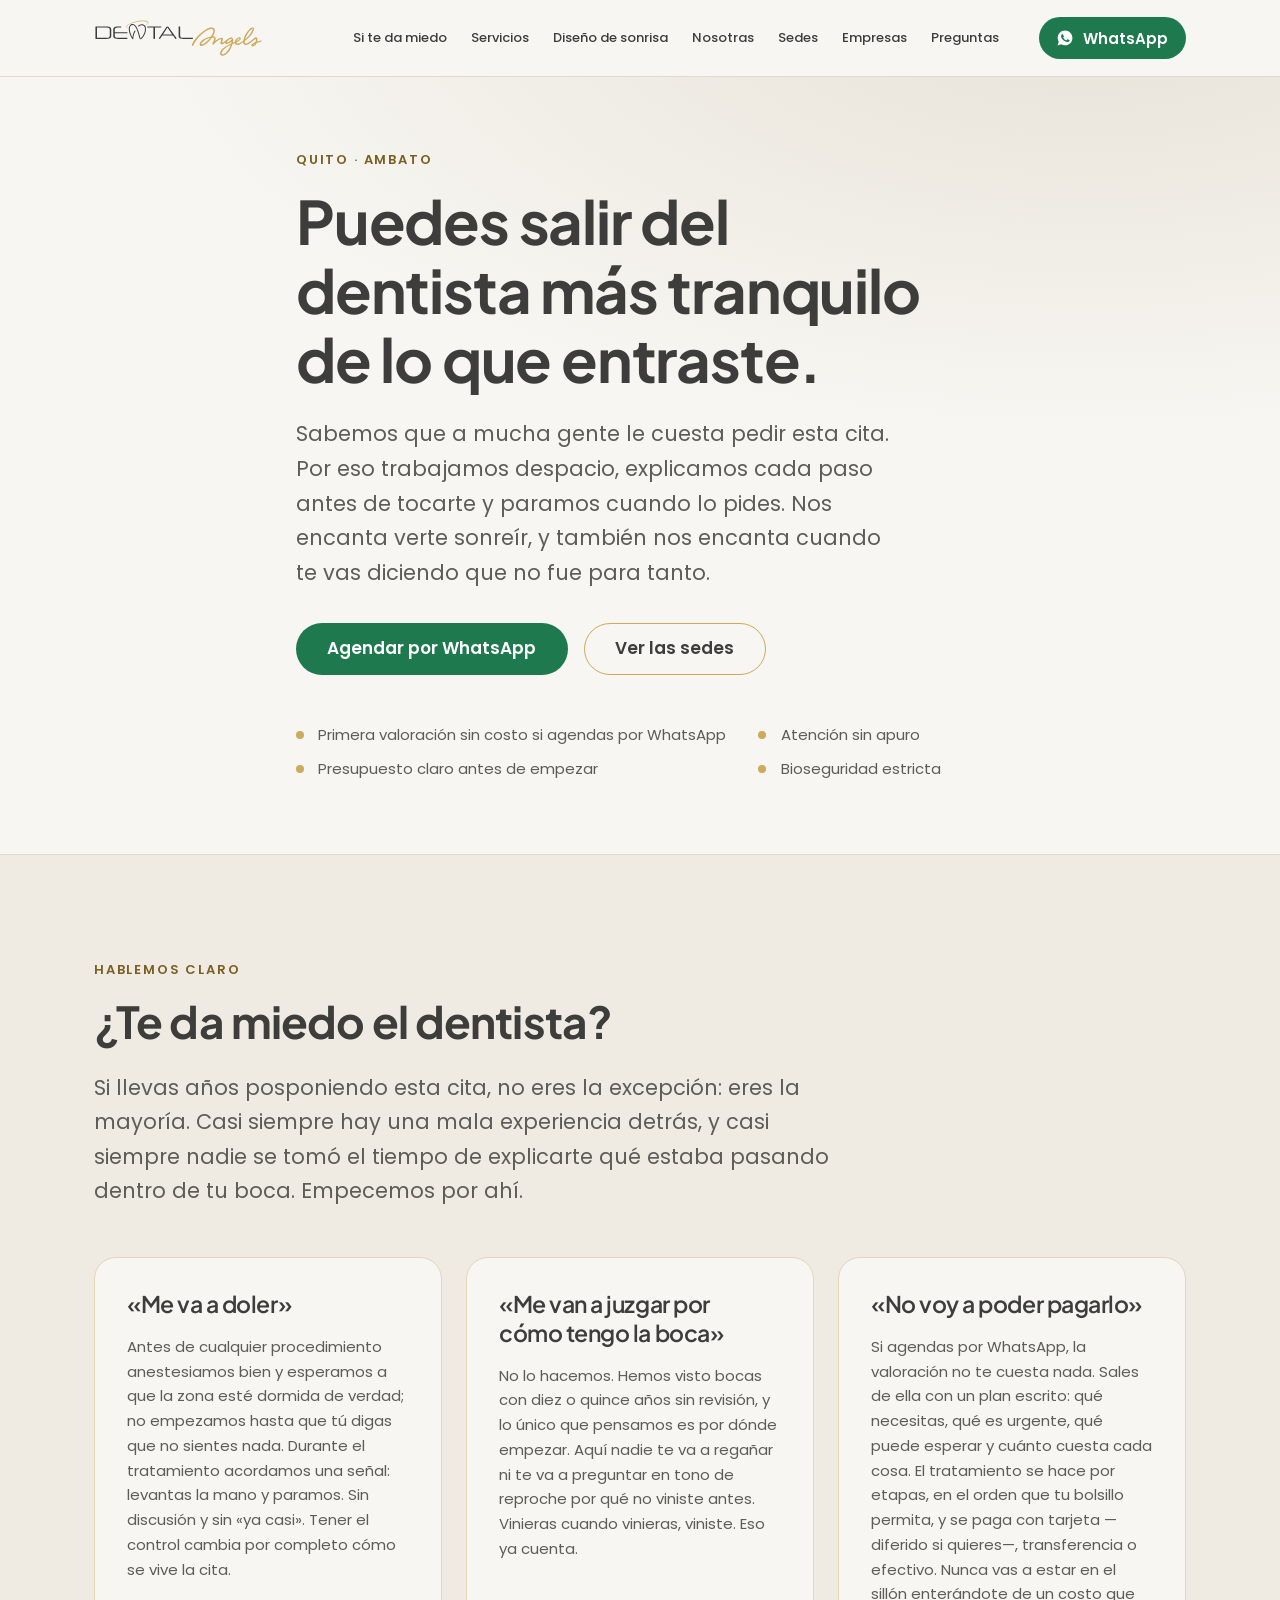
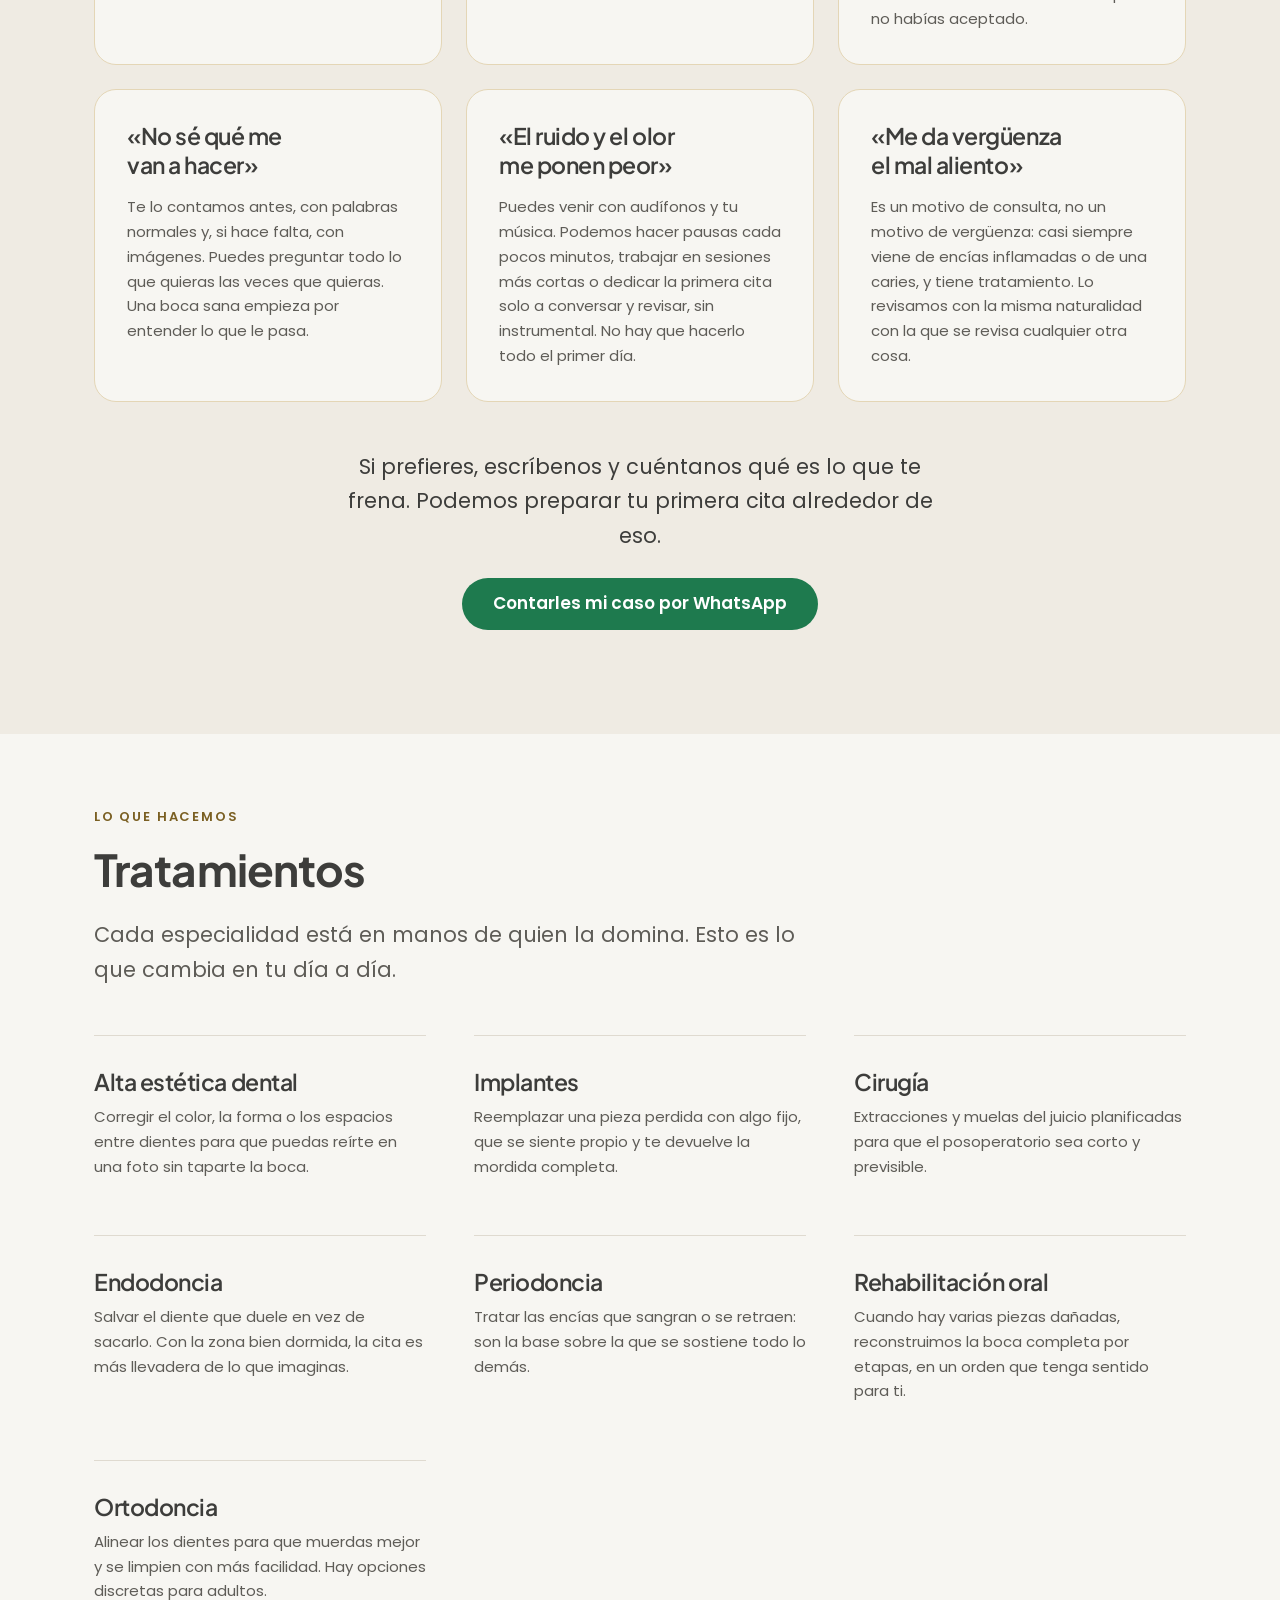
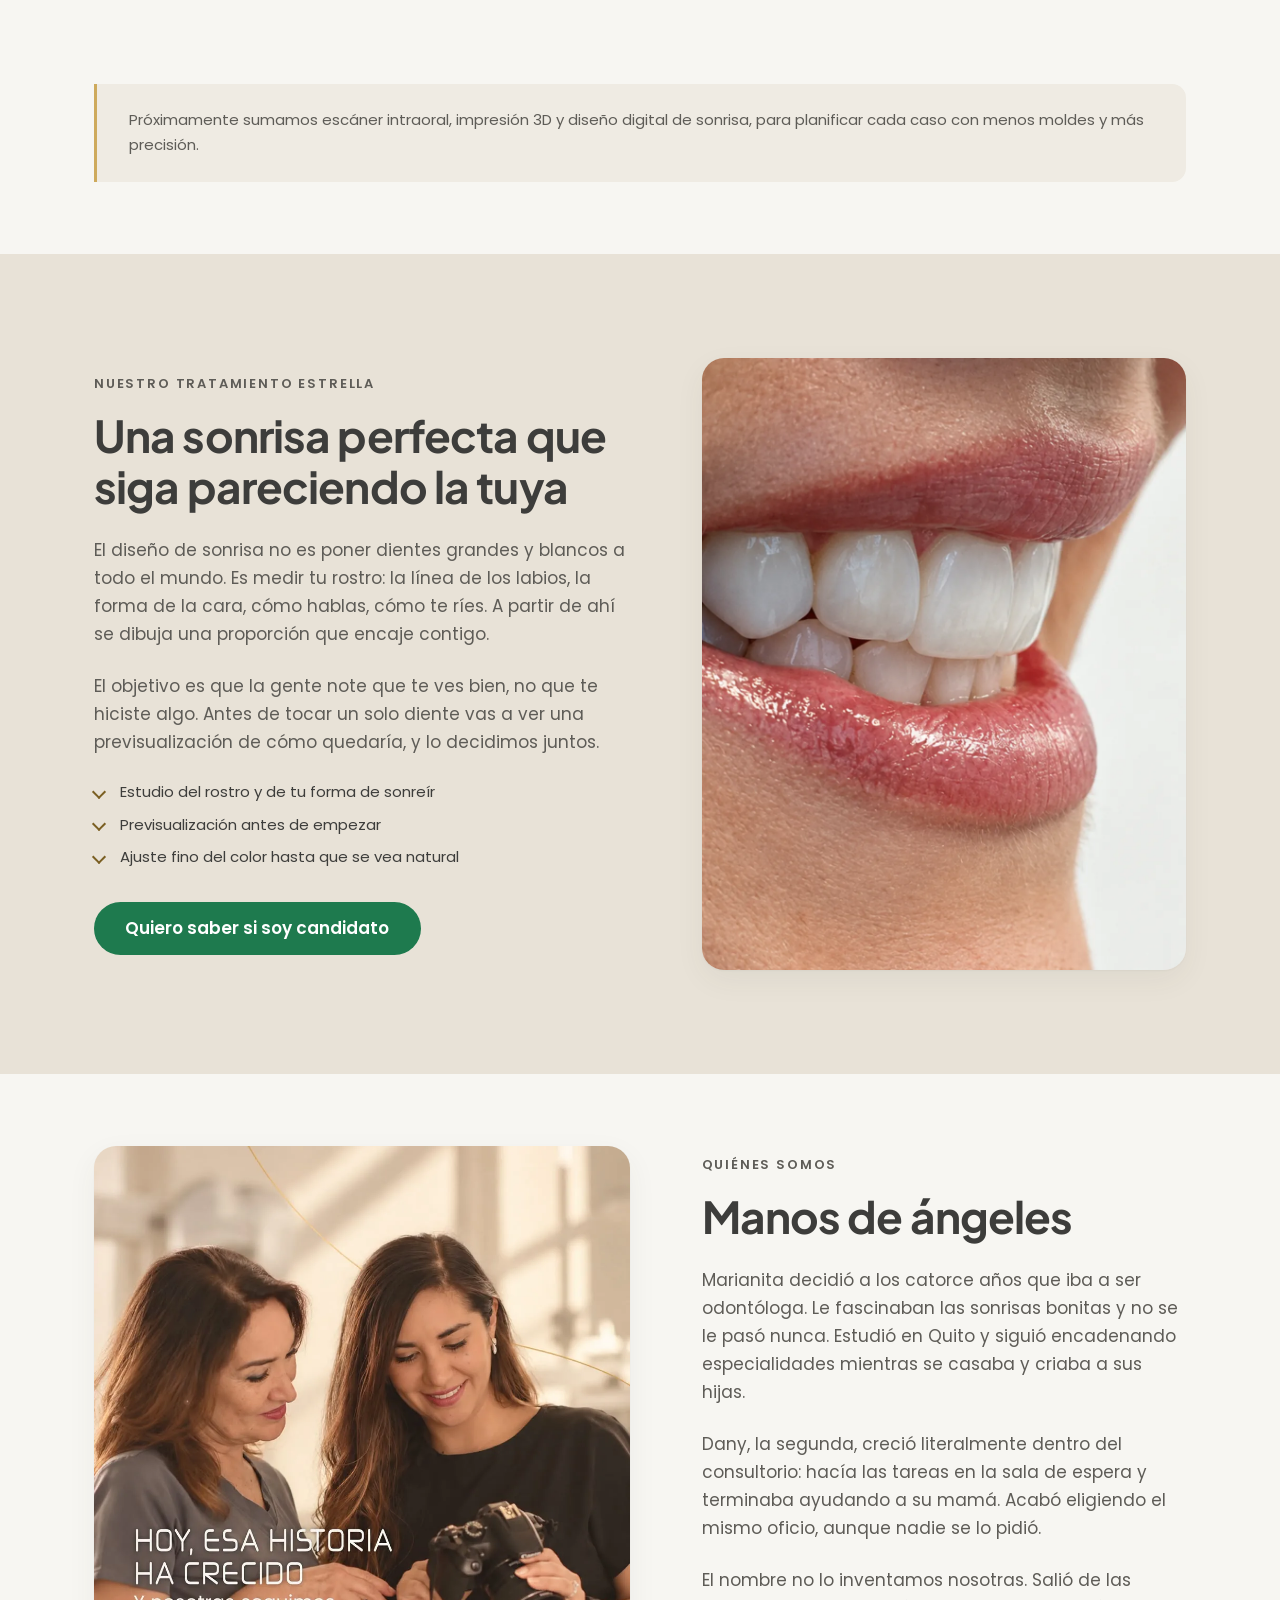
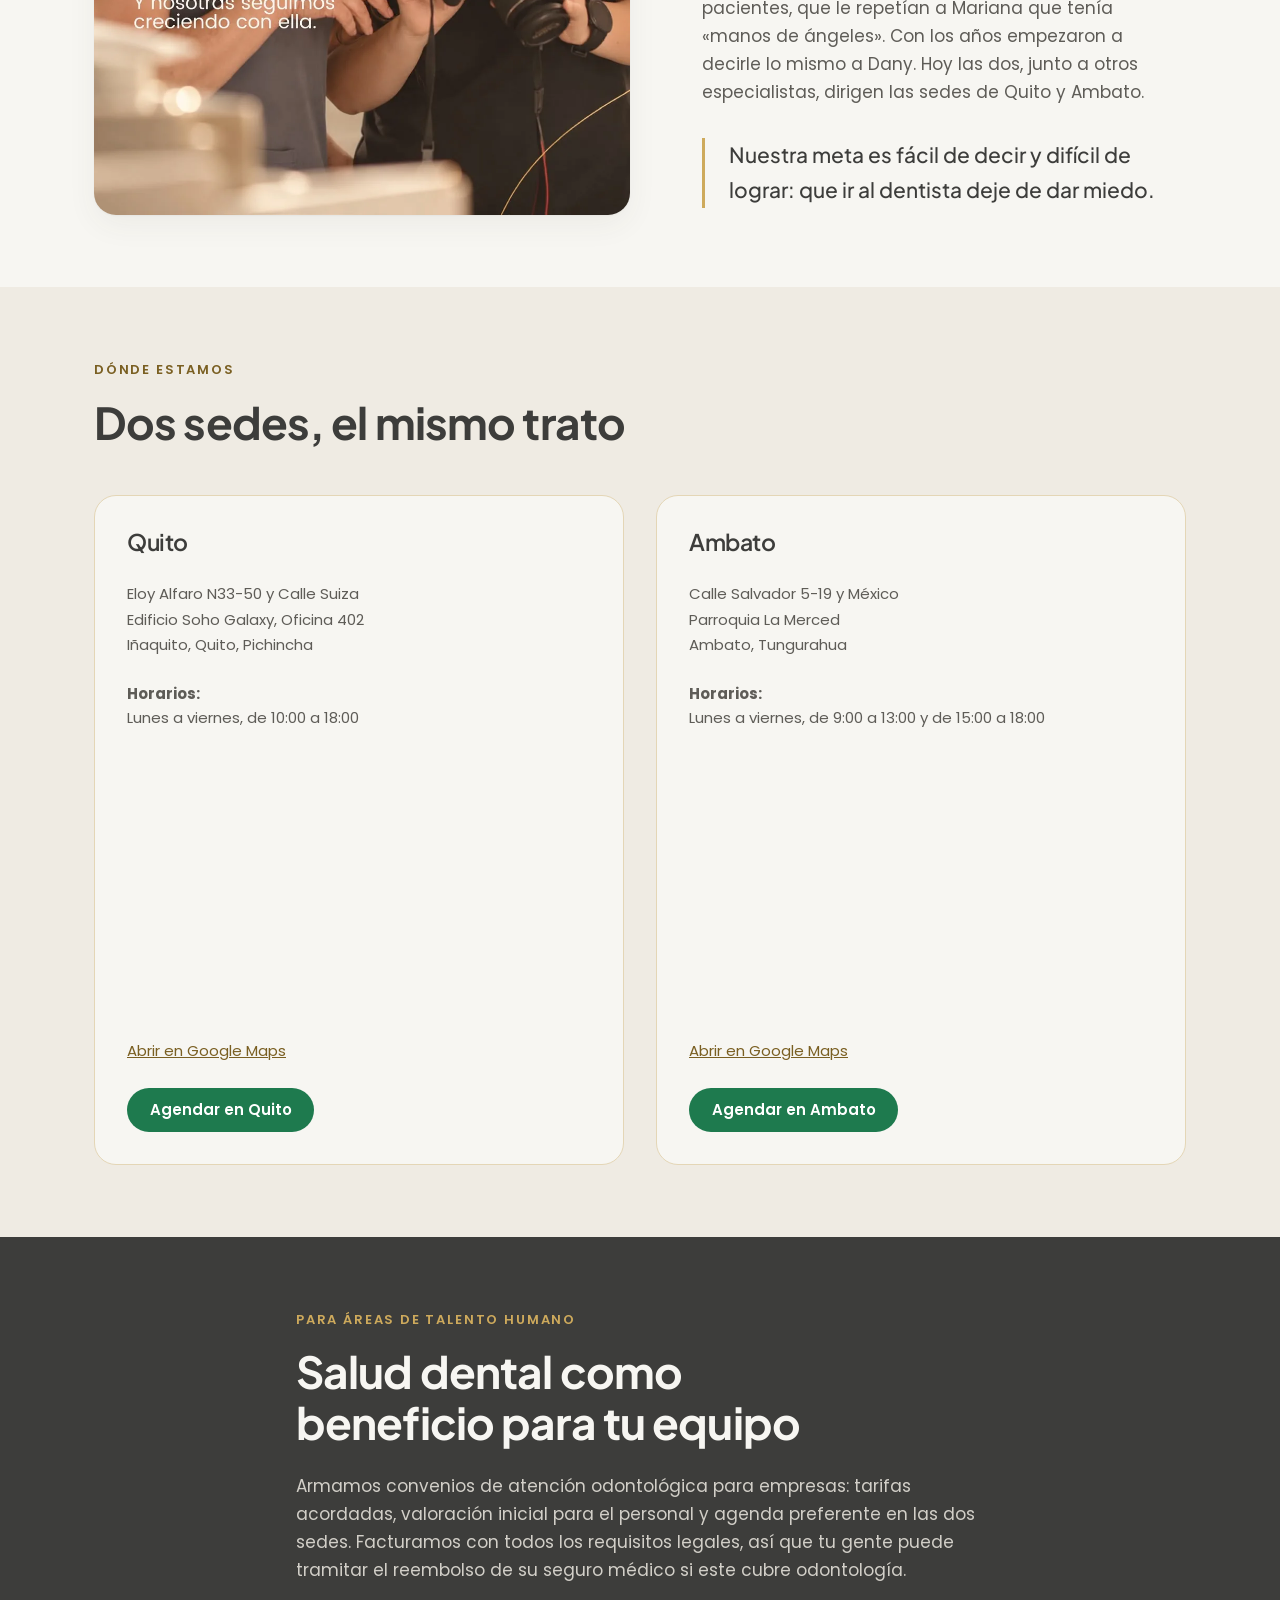
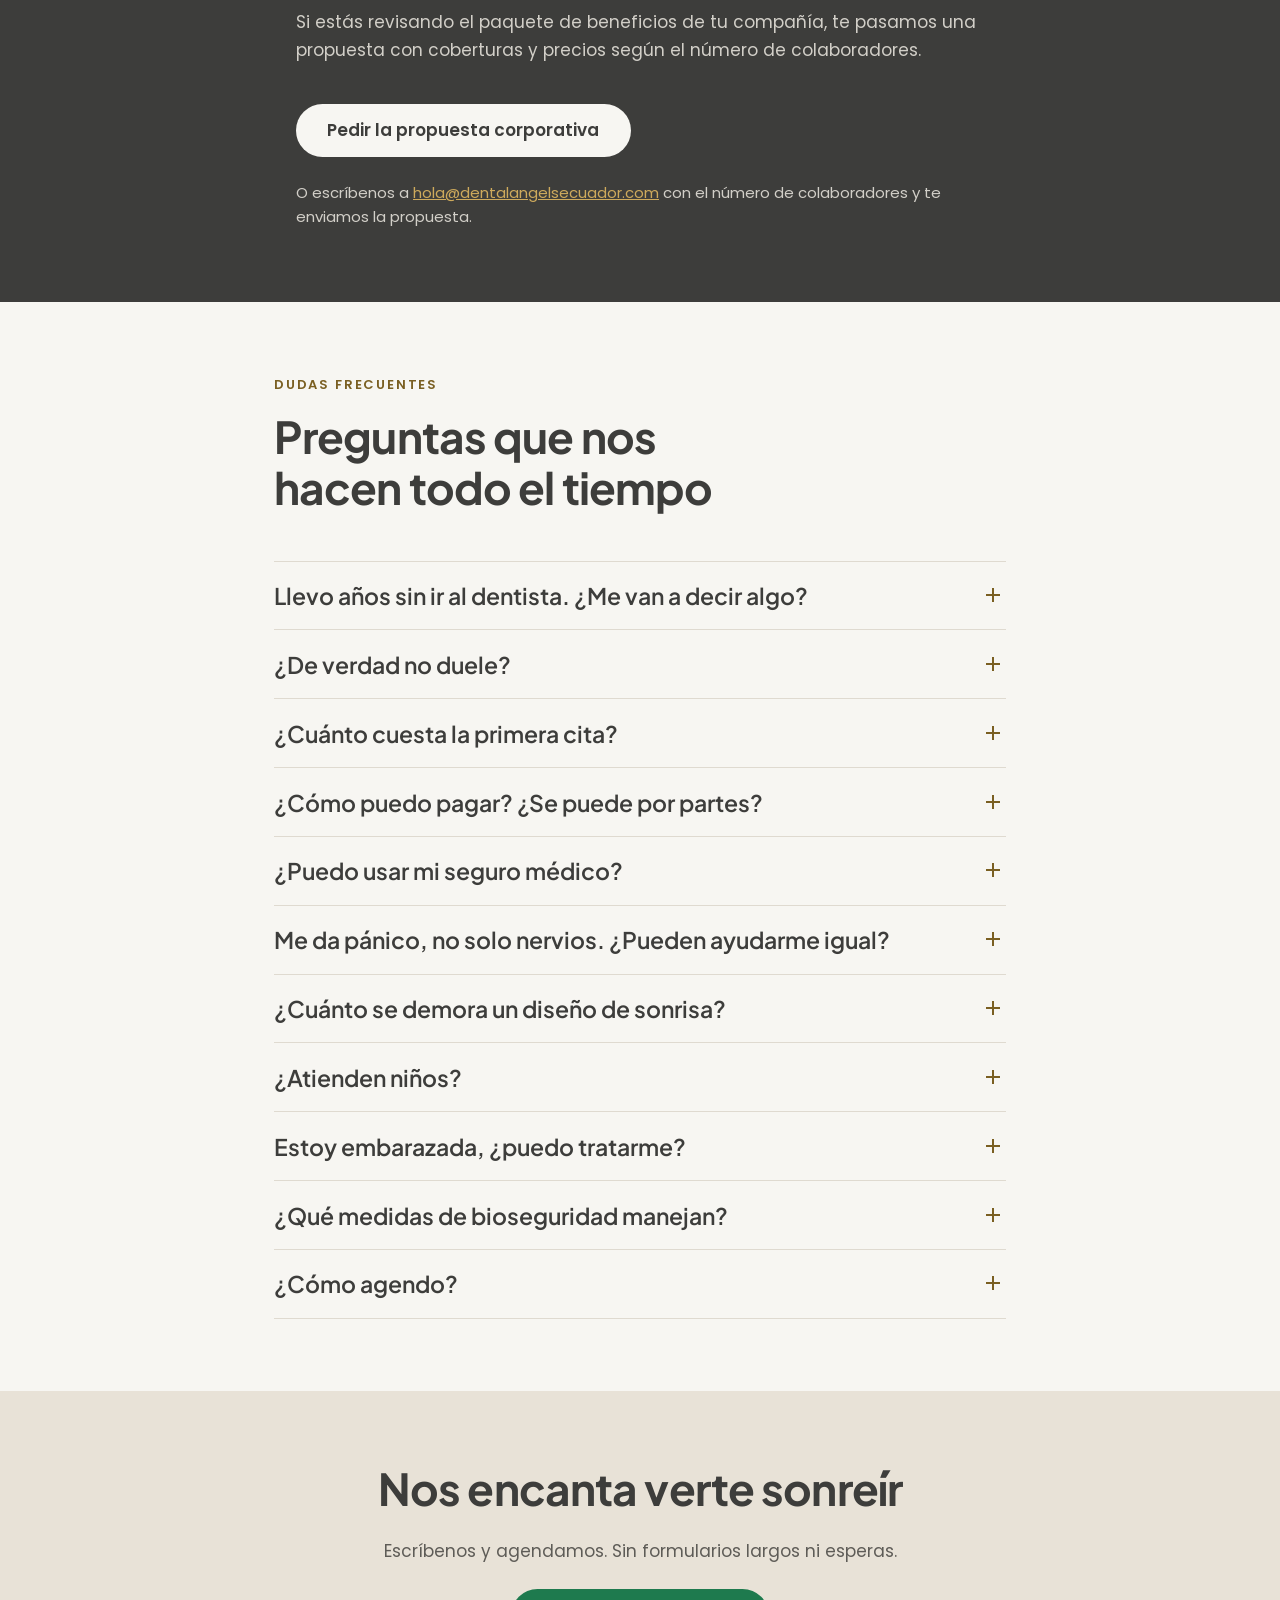
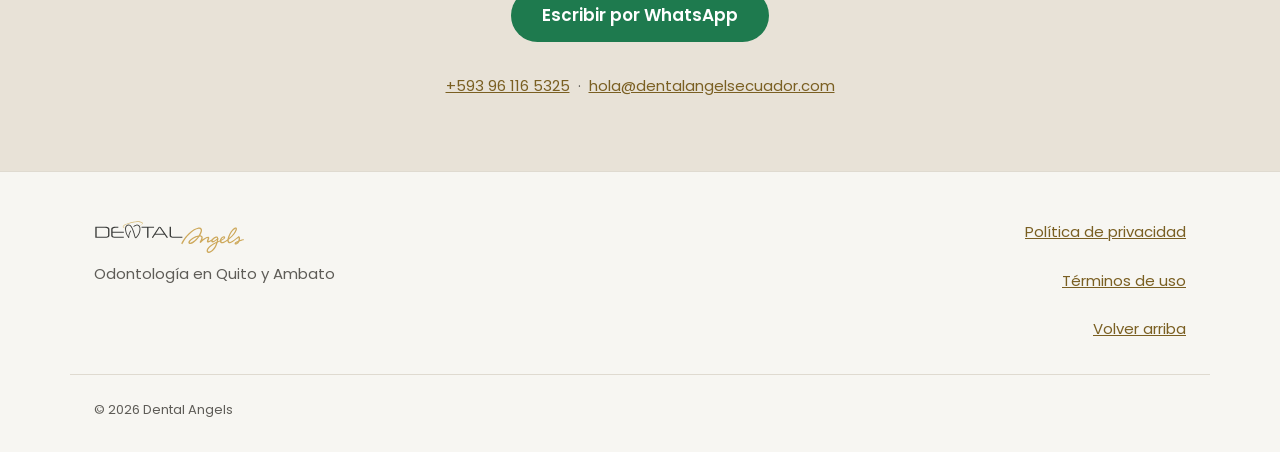
<file: index.html>
<!doctype html>
<html lang="es-EC">
<head>
<meta charset="utf-8">
<meta name="viewport" content="width=device-width, initial-scale=1">
<title>Dental Angels | Dentista en Quito y Ambato sin miedo ni dolor</title>
<meta name="description" content="Consultorio odontológico en Quito y Ambato. Atención delicada para personas a las que les da miedo el dentista. Diseño de sonrisa, implantes, ortodoncia y más. Agenda por WhatsApp.">
<link rel="canonical" href="https://dentalangelsecuador.com/">
<meta name="theme-color" content="#F7F6F2">
<link rel="icon" href="assets/isotipo.svg" type="image/svg+xml">
<link rel="icon" href="assets/favicon.png" type="image/png" sizes="256x256">
<link rel="apple-touch-icon" href="assets/apple-touch-icon.png">

<!-- Open Graph / Twitter -->
<meta property="og:type" content="website">
<meta property="og:locale" content="es_EC">
<meta property="og:site_name" content="Dental Angels">
<meta property="og:url" content="https://dentalangelsecuador.com/">
<meta property="og:title" content="Dental Angels | Dentista en Quito y Ambato sin miedo ni dolor">
<meta property="og:description" content="Atención odontológica delicada en Quito y Ambato. Si te da miedo el dentista, este es tu sitio. Agenda por WhatsApp.">
<!-- TODO: subir imagen social 1200x630 y apuntar aquí (assets/og-dental-angels-v2.jpg) -->
<meta property="og:image" content="https://dentalangelsecuador.com/assets/og-dental-angels-v2.jpg">
<meta property="og:image:alt" content="Logotipo de Dental Angels: nos encanta verte sonreír">
<meta name="twitter:card" content="summary_large_image">
<meta name="twitter:title" content="Dental Angels | Dentista en Quito y Ambato sin miedo ni dolor">
<meta name="twitter:description" content="Atención odontológica delicada en Quito y Ambato. Si te da miedo el dentista, este es tu sitio.">
<meta name="twitter:image" content="https://dentalangelsecuador.com/assets/og-dental-angels-v2.jpg">

<link rel="preconnect" href="https://fonts.googleapis.com">
<link rel="preconnect" href="https://fonts.gstatic.com" crossorigin>
<link rel="stylesheet" href="https://fonts.googleapis.com/css2?family=Plus+Jakarta+Sans:wght@500;600;700&family=Poppins:wght@400;500;600&display=swap">
<link rel="stylesheet" href="styles.css">

<!-- Google tag (gtag.js) — GA4 "Dental Angels Web" -->
<script async src="https://www.googletagmanager.com/gtag/js?id=G-7F4C3ZXB7G"></script>
<script>
  window.dataLayer = window.dataLayer || [];
  function gtag(){dataLayer.push(arguments);}
  gtag('js', new Date());
  gtag('config', 'G-7F4C3ZXB7G');
</script>

<!-- Meta Pixel -->
<script>
!function(f,b,e,v,n,t,s)
{if(f.fbq)return;n=f.fbq=function(){n.callMethod?
n.callMethod.apply(n,arguments):n.queue.push(arguments)};
if(!f._fbq)f._fbq=n;n.push=n;n.loaded=!0;n.version='2.0';
n.queue=[];t=b.createElement(e);t.async=!0;
t.src=v;s=b.getElementsByTagName(e)[0];
s.parentNode.insertBefore(t,s)}(window,document,'script',
'https://connect.facebook.net/en_US/fbevents.js');
fbq('init', '3500083903485483');
fbq('track', 'PageView');
</script>
<noscript><img height="1" width="1" style="display:none"
src="https://www.facebook.com/tr?id=3500083903485483&amp;ev=PageView&amp;noscript=1" alt=""></noscript>
</head>
<body>

<a class="skip-link" href="#contenido">Saltar al contenido</a>

<!-- ============================================================
     HEADER
     ============================================================ -->
<header class="site-header" id="top">
  <div class="wrap header-inner">
    <a class="brand" href="index.html" aria-label="Dental Angels, inicio">
      <img src="assets/logo.svg" alt="Dental Angels" width="586" height="132" class="brand-logo">
    </a>

    <button class="nav-toggle" id="navToggle" aria-expanded="false" aria-controls="navMenu">
      <span class="nav-toggle-bars" aria-hidden="true"><span></span><span></span><span></span></span>
      <span class="sr-only">Abrir menú de navegación</span>
    </button>

    <nav class="nav" id="navMenu" aria-label="Navegación principal">
      <ul class="nav-list">
        <li><a href="#miedo">Si te da miedo</a></li>
        <li><a href="#servicios">Servicios</a></li>
        <li><a href="#sonrisa">Diseño de sonrisa</a></li>
        <li><a href="#historia">Nosotras</a></li>
        <li><a href="#sedes">Sedes</a></li>
        <li><a href="#empresas">Empresas</a></li>
        <li><a href="#faq">Preguntas</a></li>
      </ul>
    </nav>

    <a class="btn btn-wa btn-header" href="https://wa.me/593961165325?text=Hola,%20quiero%20agendar%20una%20cita" target="_blank" rel="noopener">
      <svg class="ico" viewBox="0 0 24 24" aria-hidden="true" focusable="false"><path d="M12.04 2C6.6 2 2.2 6.4 2.2 11.84c0 1.9.53 3.66 1.45 5.18L2 22l5.1-1.6a9.8 9.8 0 0 0 4.94 1.32h.01c5.43 0 9.84-4.4 9.84-9.84C21.89 6.4 17.48 2 12.04 2Zm5.76 14.03c-.24.68-1.4 1.3-1.94 1.34-.5.05-.98.23-3.3-.7-2.78-1.1-4.54-3.94-4.68-4.13-.14-.19-1.12-1.5-1.12-2.85 0-1.36.71-2.02.96-2.3.25-.28.55-.35.73-.35h.53c.17 0 .4-.06.63.48.24.57.8 1.98.87 2.12.07.14.12.31.02.5-.1.19-.14.3-.28.47l-.42.49c-.14.14-.29.29-.12.57.16.28.72 1.19 1.55 1.93 1.06.95 1.96 1.24 2.24 1.38.28.14.44.12.6-.07.17-.19.7-.81.88-1.1.19-.28.37-.23.63-.14.25.1 1.66.78 1.94.92.28.14.47.21.54.33.07.11.07.66-.17 1.31Z"/></svg>
      <span class="btn-label">WhatsApp</span>
    </a>
  </div>
</header>

<main id="contenido">

  <!-- ============================================================
       HERO
       ============================================================ -->
  <section class="hero">
    <div class="wrap hero-inner">
      <p class="eyebrow">Quito &middot; Ambato</p>
      <h1>Puedes salir del dentista más tranquilo de lo que entraste.</h1>
      <p class="hero-lead">
        Sabemos que a mucha gente le cuesta pedir esta cita. Por eso trabajamos despacio,
        explicamos cada paso antes de tocarte y paramos cuando lo pides. Nos encanta verte
        sonreír, y también nos encanta cuando te vas diciendo que no fue para tanto.
      </p>
      <div class="hero-ctas">
        <a class="btn btn-wa btn-lg" href="https://wa.me/593961165325?text=Hola,%20quiero%20agendar%20una%20cita" target="_blank" rel="noopener">Agendar por WhatsApp</a>
        <a class="btn btn-ghost btn-lg" href="#sedes">Ver las sedes</a>
      </div>
      <ul class="hero-marks">
        <li>Primera valoración sin costo si agendas por WhatsApp</li>
        <li>Atención sin apuro</li>
        <li>Presupuesto claro antes de empezar</li>
        <li>Bioseguridad estricta</li>
      </ul>
    </div>
  </section>

  <!-- ============================================================
       SECCIÓN DIFERENCIAL: EL MIEDO
       ============================================================ -->
  <section class="miedo" id="miedo">
    <div class="wrap">
      <div class="section-head">
        <p class="eyebrow">Hablemos claro</p>
        <h2>¿Te da miedo el dentista?</h2>
        <p class="section-lead">
          Si llevas años posponiendo esta cita, no eres la excepción: eres la mayoría.
          Casi siempre hay una mala experiencia detrás, y casi siempre nadie se tomó el tiempo
          de explicarte qué estaba pasando dentro de tu boca. Empecemos por ahí.
        </p>
      </div>

      <div class="miedo-grid">
        <article class="miedo-card">
          <h3>&laquo;Me va a doler&raquo;</h3>
          <p>
            Antes de cualquier procedimiento anestesiamos bien y esperamos a que la zona esté
            dormida de verdad; no empezamos hasta que tú digas que no sientes nada. Durante el
            tratamiento acordamos una señal: levantas la mano y paramos. Sin discusión y sin
            &laquo;ya casi&raquo;. Tener el control cambia por completo cómo se vive la cita.
          </p>
        </article>
        <article class="miedo-card">
          <h3>&laquo;Me van a juzgar por cómo tengo la boca&raquo;</h3>
          <p>
            No lo hacemos. Hemos visto bocas con diez o quince años sin revisión, y lo único que
            pensamos es por dónde empezar. Aquí nadie te va a regañar ni te va a preguntar en tono
            de reproche por qué no viniste antes. Vinieras cuando vinieras, viniste. Eso ya cuenta.
          </p>
        </article>
        <article class="miedo-card">
          <h3>&laquo;No voy a poder pagarlo&raquo;</h3>
          <p>
            Si agendas por WhatsApp, la valoración no te cuesta nada. Sales de ella con un plan
            escrito: qué necesitas, qué es urgente, qué puede esperar y cuánto cuesta cada cosa.
            El tratamiento se hace por etapas, en el orden que tu bolsillo permita, y se paga con
            tarjeta —diferido si quieres—, transferencia o efectivo. Nunca vas a estar en el
            sillón enterándote de un costo que no habías aceptado.
          </p>
        </article>
        <article class="miedo-card">
          <h3>&laquo;No sé qué me van a hacer&raquo;</h3>
          <p>
            Te lo contamos antes, con palabras normales y, si hace falta, con imágenes.
            Puedes preguntar todo lo que quieras las veces que quieras. Una boca sana empieza
            por entender lo que le pasa.
          </p>
        </article>
        <article class="miedo-card">
          <h3>&laquo;El ruido y el olor me ponen peor&raquo;</h3>
          <p>
            Puedes venir con audífonos y tu música. Podemos hacer pausas cada pocos minutos,
            trabajar en sesiones más cortas o dedicar la primera cita solo a conversar y revisar,
            sin instrumental. No hay que hacerlo todo el primer día.
          </p>
        </article>
        <article class="miedo-card">
          <h3>&laquo;Me da vergüenza el mal aliento&raquo;</h3>
          <p>
            Es un motivo de consulta, no un motivo de vergüenza: casi siempre viene de encías
            inflamadas o de una caries, y tiene tratamiento. Lo revisamos con la misma naturalidad
            con la que se revisa cualquier otra cosa.
          </p>
        </article>
      </div>

      <p class="miedo-cierre">
        Si prefieres, escríbenos y cuéntanos qué es lo que te frena. Podemos preparar tu primera
        cita alrededor de eso.
      </p>
      <p class="center">
        <a class="btn btn-wa btn-lg" href="https://wa.me/593961165325?text=Hola,%20me%20da%20miedo%20el%20dentista%20y%20quisiera%20una%20primera%20cita%20tranquila" target="_blank" rel="noopener">Contarles mi caso por WhatsApp</a>
      </p>
    </div>
  </section>

  <!-- ============================================================
       SERVICIOS
       ============================================================ -->
  <section class="servicios" id="servicios">
    <div class="wrap">
      <div class="section-head">
        <p class="eyebrow">Lo que hacemos</p>
        <h2>Tratamientos</h2>
        <p class="section-lead">Cada especialidad está en manos de quien la domina. Esto es lo que cambia en tu día a día.</p>
      </div>

      <ul class="serv-grid">
        <li class="serv-card">
          <h3>Alta estética dental</h3>
          <p>Corregir el color, la forma o los espacios entre dientes para que puedas reírte en una foto sin taparte la boca.</p>
        </li>
        <li class="serv-card">
          <h3>Implantes</h3>
          <p>Reemplazar una pieza perdida con algo fijo, que se siente propio y te devuelve la mordida completa.</p>
        </li>
        <li class="serv-card">
          <h3>Cirugía</h3>
          <p>Extracciones y muelas del juicio planificadas para que el posoperatorio sea corto y previsible.</p>
        </li>
        <li class="serv-card">
          <h3>Endodoncia</h3>
          <p>Salvar el diente que duele en vez de sacarlo. Con la zona bien dormida, la cita es más llevadera de lo que imaginas.</p>
        </li>
        <li class="serv-card">
          <h3>Periodoncia</h3>
          <p>Tratar las encías que sangran o se retraen: son la base sobre la que se sostiene todo lo demás.</p>
        </li>
        <li class="serv-card">
          <h3>Rehabilitación oral</h3>
          <p>Cuando hay varias piezas dañadas, reconstruimos la boca completa por etapas, en un orden que tenga sentido para ti.</p>
        </li>
        <li class="serv-card">
          <h3>Ortodoncia</h3>
          <p>Alinear los dientes para que muerdas mejor y se limpien con más facilidad. Hay opciones discretas para adultos.</p>
        </li>
      </ul>

      <p class="serv-nota">
        Próximamente sumamos escáner intraoral, impresión 3D y diseño digital de sonrisa,
        para planificar cada caso con menos moldes y más precisión.
      </p>
    </div>
  </section>

  <!-- ============================================================
       DISEÑO DE SONRISA (sección destacada)
       ============================================================ -->
  <section class="sonrisa" id="sonrisa">
    <div class="wrap sonrisa-inner">
      <div class="sonrisa-texto">
        <p class="eyebrow">Nuestro tratamiento estrella</p>
        <h2>Una sonrisa perfecta que siga pareciendo la tuya</h2>
        <p>
          El diseño de sonrisa no es poner dientes grandes y blancos a todo el mundo. Es medir tu
          rostro: la línea de los labios, la forma de la cara, cómo hablas, cómo te ríes. A partir
          de ahí se dibuja una proporción que encaje contigo.
        </p>
        <p>
          El objetivo es que la gente note que te ves bien, no que te hiciste algo. Antes de tocar
          un solo diente vas a ver una previsualización de cómo quedaría, y lo decidimos juntos.
        </p>
        <ul class="sonrisa-lista">
          <li>Estudio del rostro y de tu forma de sonreír</li>
          <li>Previsualización antes de empezar</li>
          <li>Ajuste fino del color hasta que se vea natural</li>
        </ul>
        <a class="btn btn-wa btn-lg" href="https://wa.me/593961165325?text=Hola,%20me%20interesa%20el%20dise%C3%B1o%20de%20sonrisa" target="_blank" rel="noopener">Quiero saber si soy candidato</a>
      </div>
      <div class="sonrisa-media">
        <img class="foto" src="assets/sonrisa-perfil.webp" width="1024" height="1294" loading="lazy" decoding="async"
             alt="Sonrisa de perfil en primer plano, con dientes alineados, blancos y de aspecto natural">
      </div>
    </div>
  </section>

  <!-- ============================================================
       HISTORIA DE LA MARCA
       ============================================================ -->
  <section class="historia" id="historia">
    <div class="wrap historia-inner">
      <div class="historia-media">
        <img class="foto" src="assets/dras-historia.webp" width="1024" height="1280" loading="lazy" decoding="async"
             alt="Marianita y su hija Dany, las odontólogas de Dental Angels, mirando juntas una foto en la cámara. Texto sobre la imagen: Hoy, esa historia ha crecido. Y nosotras seguimos creciendo con ella.">
      </div>
      <div class="historia-texto">
        <p class="eyebrow">Quiénes somos</p>
        <h2>Manos de ángeles</h2>
        <p>
          Marianita decidió a los catorce años que iba a ser odontóloga. Le fascinaban las sonrisas
          bonitas y no se le pasó nunca. Estudió en Quito y siguió encadenando especialidades
          mientras se casaba y criaba a sus hijas.
        </p>
        <p>
          Dany, la segunda, creció literalmente dentro del consultorio: hacía las tareas en la sala
          de espera y terminaba ayudando a su mamá. Acabó eligiendo el mismo oficio, aunque nadie
          se lo pidió.
        </p>
        <p>
          El nombre no lo inventamos nosotras. Salió de las pacientes, que le repetían a Mariana que
          tenía &laquo;manos de ángeles&raquo;. Con los años empezaron a decirle lo mismo a Dany.
          Hoy las dos, junto a otros especialistas, dirigen las sedes de Quito y Ambato.
        </p>
        <p class="historia-cita">
          Nuestra meta es fácil de decir y difícil de lograr: que ir al dentista deje de dar miedo.
        </p>
        <!-- TODO: nombres completos y especialidades exactas de ambas doctoras y del resto del equipo. -->
      </div>
    </div>
  </section>

  <!-- ============================================================
       SEDES
       ============================================================ -->
  <section class="sedes" id="sedes">
    <div class="wrap">
      <div class="section-head">
        <p class="eyebrow">Dónde estamos</p>
        <h2>Dos sedes, el mismo trato</h2>
      </div>

      <div class="sedes-grid">

        <!-- SEDE QUITO -->
        <article class="sede-card">
          <h3>Quito</h3>
          <p class="sede-dir">
            Eloy Alfaro N33-50 y Calle Suiza<br>
            Edificio Soho Galaxy, Oficina 402<br>
            Iñaquito, Quito, Pichincha
          </p>
          <p class="sede-horario"><strong>Horarios:</strong><br>Lunes a viernes, de 10:00 a 18:00</p>
          <div class="mapa">
            <iframe class="mapa-frame" title="Mapa de la sede de Quito"
                    src="https://maps.google.com/maps?q=-0.1879818,-78.4808165&amp;z=16&amp;hl=es&amp;output=embed"
                    loading="lazy" referrerpolicy="no-referrer-when-downgrade"></iframe>
          </div>
          <p class="sede-link"><a href="https://maps.app.goo.gl/EmCUD1jaCXyfJ2sd6" target="_blank" rel="noopener">Abrir en Google Maps</a></p>
          <a class="btn btn-wa" href="https://wa.me/593961165325?text=Hola,%20quiero%20agendar%20en%20la%20sede%20de%20Quito" target="_blank" rel="noopener">Agendar en Quito</a>
        </article>

        <!-- SEDE AMBATO -->
        <article class="sede-card">
          <h3>Ambato</h3>
          <p class="sede-dir">
            Calle Salvador 5-19 y México<br>
            Parroquia La Merced<br>
            Ambato, Tungurahua
          </p>
          <p class="sede-horario"><strong>Horarios:</strong><br>Lunes a viernes, de 9:00 a 13:00 y de 15:00 a 18:00</p>
          <div class="mapa">
            <iframe class="mapa-frame" title="Mapa de la sede de Ambato"
                    src="https://maps.google.com/maps?q=-1.2345982,-78.6158981&amp;z=16&amp;hl=es&amp;output=embed"
                    loading="lazy" referrerpolicy="no-referrer-when-downgrade"></iframe>
          </div>
          <p class="sede-link"><a href="https://maps.app.goo.gl/cho4A17o9m8LLmeo7" target="_blank" rel="noopener">Abrir en Google Maps</a></p>
          <a class="btn btn-wa" href="https://wa.me/593961165325?text=Hola,%20quiero%20agendar%20en%20la%20sede%20de%20Ambato" target="_blank" rel="noopener">Agendar en Ambato</a>
        </article>

      </div>
    </div>
  </section>

  <!-- ============================================================
       CONVENIOS CORPORATIVOS (B2B)
       ============================================================ -->
  <section class="empresas" id="empresas">
    <div class="wrap empresas-inner">
      <p class="eyebrow">Para áreas de Talento Humano</p>
      <h2>Salud dental como beneficio para tu equipo</h2>
      <p>
        Armamos convenios de atención odontológica para empresas: tarifas acordadas, valoración
        inicial para el personal y agenda preferente en las dos sedes. Facturamos con todos los
        requisitos legales, así que tu gente puede tramitar el reembolso de su seguro médico si
        este cubre odontología.
      </p>
      <p>
        Si estás revisando el paquete de beneficios de tu compañía, te pasamos una propuesta con
        coberturas y precios según el número de colaboradores.
      </p>
      <a class="btn btn-dark btn-lg" href="https://wa.me/593961165325?text=Hola,%20quiero%20informaci%C3%B3n%20sobre%20convenios%20corporativos" target="_blank" rel="noopener">Pedir la propuesta corporativa</a>
      <p class="empresas-mail">
        O escríbenos a <a href="mailto:hola@dentalangelsecuador.com">hola@dentalangelsecuador.com</a>
        con el número de colaboradores y te enviamos la propuesta.
      </p>
      <!-- TODO: listado de seguros y convenios vigentes (aseguradoras, medicina prepagada, empresas). -->
    </div>
  </section>

  <!-- ============================================================
       FAQ
       ============================================================ -->
  <section class="faq" id="faq">
    <div class="wrap wrap-narrow">
      <div class="section-head">
        <p class="eyebrow">Dudas frecuentes</p>
        <h2>Preguntas que nos hacen todo el tiempo</h2>
      </div>

      <div class="acordeon">

        <details class="faq-item">
          <summary>Llevo años sin ir al dentista. ¿Me van a decir algo?</summary>
          <div class="faq-body"><p>No. La primera cita es para mirar y entender, no para juzgar. Revisamos, te explicamos qué encontramos y armamos un plan por etapas. Muchísimos pacientes llegan exactamente así.</p></div>
        </details>

        <details class="faq-item">
          <summary>¿De verdad no duele?</summary>
          <div class="faq-body"><p>La anestesia moderna funciona muy bien, y no empezamos hasta que confirmes que la zona está dormida. Lo que sí puedes sentir es presión o vibración: no es dolor, pero incomoda, así que te avisamos antes de que pase para que no te tome por sorpresa. Si en algún momento algo duele, levantas la mano y paramos.</p></div>
        </details>

        <details class="faq-item">
          <summary>¿Cuánto cuesta la primera cita?</summary>
          <div class="faq-body"><p>La valoración es sin costo si agendas ahora por WhatsApp. Lo único que te pedimos a cambio es que vengas: sin verte la boca en el sillón no hay forma seria de decirte qué necesitas ni cuánto cuesta, y esa hora se la estamos guardando a alguien más. Sales de la cita con un presupuesto escrito y sin compromiso de tratarte con nosotras.</p></div>
        </details>

        <details class="faq-item">
          <summary>¿Cómo puedo pagar? ¿Se puede por partes?</summary>
          <div class="faq-body"><p>Aceptamos tarjeta de crédito, transferencia y efectivo. Con tarjeta puedes diferir el pago en cuotas. Además, los tratamientos largos se dividen en etapas y se van pagando a medida que avanzan, así que no tienes que cubrirlo todo de una vez.</p></div>
        </details>

        <details class="faq-item">
          <summary>¿Puedo usar mi seguro médico?</summary>
          <div class="faq-body"><p>Trabajamos con todo en regla y te entregamos la factura y los respaldos que pide tu aseguradora, así que si tu seguro o tu medicina prepagada cubre odontología puedes pedir el reembolso. Tú pagas aquí y luego tramitas la devolución. Conviene que confirmes con ellos qué te cubren antes de empezar un tratamiento largo.</p></div>
        </details>

        <details class="faq-item">
          <summary>Me da pánico, no solo nervios. ¿Pueden ayudarme igual?</summary>
          <div class="faq-body"><p>Sí, y es más común de lo que crees. Podemos dedicar la primera cita solo a conversar, sin instrumental, para que conozcas el consultorio y a quien te va a atender. A partir de ahí vamos al ritmo que aguantes: sesiones cortas, pausas, y todo avisado antes.</p></div>
        </details>

        <details class="faq-item">
          <summary>¿Cuánto se demora un diseño de sonrisa?</summary>
          <div class="faq-body"><p>Depende de si hay que tratar caries, encías u ortodoncia antes. La parte estética suele resolverse en pocas citas, pero primero la boca tiene que estar sana. En la valoración te damos un tiempo estimado concreto para tu caso.</p></div>
        </details>

        <details class="faq-item">
          <summary>¿Atienden niños?</summary>
          <div class="faq-body"><p>Sí. De hecho, la mejor forma de que un adulto no le tenga miedo al dentista es que de niño no lo haya pasado mal. Con los más pequeños vamos despacio y dejamos que se familiaricen con todo antes de tocar nada.</p></div>
        </details>

        <details class="faq-item">
          <summary>Estoy embarazada, ¿puedo tratarme?</summary>
          <div class="faq-body"><p>Sí, y conviene: el embarazo inflama las encías. Hay procedimientos que se adaptan o se posponen y radiografías que se evitan. Cuéntanos en qué semana estás y planificamos en consecuencia.</p></div>
        </details>

        <details class="faq-item">
          <summary>¿Qué medidas de bioseguridad manejan?</summary>
          <div class="faq-body"><p>Instrumental esterilizado en autoclave, material desechable de un solo uso, desinfección del sillón y las superficies entre paciente y paciente, y barreras de protección para todo el equipo. Si quieres verlo, te lo mostramos cuando vengas.</p></div>
        </details>

        <details class="faq-item">
          <summary>¿Cómo agendo?</summary>
          <div class="faq-body"><p>Por WhatsApp al +593 96 116 5325. Nos dices en qué sede te queda mejor, Quito o Ambato, y buscamos un horario. Si no sabes qué necesitas, cuéntanos qué te molesta y lo vemos.</p></div>
        </details>

      </div>
    </div>
  </section>

  <!-- ============================================================
       CONTACTO
       ============================================================ -->
  <section class="contacto" id="contacto">
    <div class="wrap contacto-inner">
      <h2>Nos encanta verte sonreír</h2>
      <p>Escríbenos y agendamos. Sin formularios largos ni esperas.</p>
      <a class="btn btn-wa btn-lg" href="https://wa.me/593961165325?text=Hola,%20quiero%20agendar%20una%20cita" target="_blank" rel="noopener">Escribir por WhatsApp</a>
      <p class="contacto-datos">
        <a href="tel:+593961165325">+593 96 116 5325</a>
        <span aria-hidden="true">&middot;</span>
        <a href="mailto:hola@dentalangelsecuador.com">hola@dentalangelsecuador.com</a>
      </p>
    </div>
  </section>

</main>

<!-- ============================================================
     FOOTER — marca, contacto y enlaces legales. Los datos del
     responsable (nombre, RUC, dirección) viven en privacidad.html.
     ============================================================ -->
<footer class="site-footer">
  <div class="wrap footer-inner">
    <div class="footer-brand">
      <img src="assets/logo.svg" alt="Dental Angels" width="586" height="132" class="footer-logo" loading="lazy" decoding="async">
      <p class="footer-slogan">Odontología en Quito y Ambato</p>
    </div>
    <nav class="footer-nav" aria-label="Enlaces legales">
      <ul>
        <li><a href="privacidad.html">Política de privacidad</a></li>
        <li><a href="terminos.html">Términos de uso</a></li>
        <li><a href="#top">Volver arriba</a></li>
      </ul>
    </nav>
  </div>
  <div class="wrap footer-copy">
    <p>&copy; 2026 Dental Angels</p>
  </div>
</footer>

<!-- Botón flotante de WhatsApp -->
<a class="wa-float" href="https://wa.me/593961165325?text=Hola,%20quiero%20agendar%20una%20cita" target="_blank" rel="noopener" aria-label="Escribir por WhatsApp">
  <svg viewBox="0 0 24 24" aria-hidden="true" focusable="false"><path d="M12.04 2C6.6 2 2.2 6.4 2.2 11.84c0 1.9.53 3.66 1.45 5.18L2 22l5.1-1.6a9.8 9.8 0 0 0 4.94 1.32h.01c5.43 0 9.84-4.4 9.84-9.84C21.89 6.4 17.48 2 12.04 2Zm5.76 14.03c-.24.68-1.4 1.3-1.94 1.34-.5.05-.98.23-3.3-.7-2.78-1.1-4.54-3.94-4.68-4.13-.14-.19-1.12-1.5-1.12-2.85 0-1.36.71-2.02.96-2.3.25-.28.55-.35.73-.35h.53c.17 0 .4-.06.63.48.24.57.8 1.98.87 2.12.07.14.12.31.02.5-.1.19-.14.3-.28.47l-.42.49c-.14.14-.29.29-.12.57.16.28.72 1.19 1.55 1.93 1.06.95 1.96 1.24 2.24 1.38.28.14.44.12.6-.07.17-.19.7-.81.88-1.1.19-.28.37-.23.63-.14.25.1 1.66.78 1.94.92.28.14.47.21.54.33.07.11.07.66-.17 1.31Z"/></svg>
</a>

<script src="script.js" defer></script>

<!-- ============================================================
     JSON-LD · schema.org Dentist (una entrada por sede)
     Datos reales verificados. Si cambian horarios o direcciones,
     actualizarlos AQUÍ y también en la sección de sedes.
     Formato openingHours: "Mo-Fr 09:00-18:00, Sa 09:00-13:00"
     ============================================================ -->
<script type="application/ld+json">
{
  "@context": "https://schema.org",
  "@graph": [
    {
      "@type": "Dentist",
      "@id": "https://dentalangelsecuador.com/#quito",
      "name": "Dental Angels — Quito",
      "url": "https://dentalangelsecuador.com/",
      "image": "https://dentalangelsecuador.com/assets/og-dental-angels-v2.jpg",
      "telephone": "+593961165325",
      "slogan": "Nos encanta verte sonreír",
      "priceRange": "$$",
      "address": {
        "@type": "PostalAddress",
        "streetAddress": "Eloy Alfaro N33-50 y Calle Suiza, Edificio Soho Galaxy, Oficina 402",
        "addressLocality": "Quito",
        "addressRegion": "Pichincha",
        "addressCountry": "EC"
      },
      "hasMap": "https://maps.app.goo.gl/EmCUD1jaCXyfJ2sd6",
      "geo": {
        "@type": "GeoCoordinates",
        "latitude": -0.1879818,
        "longitude": -78.4808165
      },
      "openingHours": "Mo-Fr 10:00-18:00",
      "areaServed": "Quito, Ecuador",
      "availableService": [
        { "@type": "MedicalProcedure", "name": "Diseño de sonrisa" },
        { "@type": "MedicalProcedure", "name": "Implantes dentales" },
        { "@type": "MedicalProcedure", "name": "Ortodoncia" },
        { "@type": "MedicalProcedure", "name": "Endodoncia" },
        { "@type": "MedicalProcedure", "name": "Periodoncia" },
        { "@type": "MedicalProcedure", "name": "Cirugía oral" },
        { "@type": "MedicalProcedure", "name": "Rehabilitación oral" }
      ]
    },
    {
      "@type": "Dentist",
      "@id": "https://dentalangelsecuador.com/#ambato",
      "name": "Dental Angels — Ambato",
      "url": "https://dentalangelsecuador.com/",
      "telephone": "+593961165325",
      "slogan": "Nos encanta verte sonreír",
      "priceRange": "$$",
      "address": {
        "@type": "PostalAddress",
        "streetAddress": "Calle Salvador 5-19 y México, La Merced",
        "addressLocality": "Ambato",
        "addressRegion": "Tungurahua",
        "addressCountry": "EC"
      },
      "hasMap": "https://maps.app.goo.gl/cho4A17o9m8LLmeo7",
      "openingHours": ["Mo-Fr 09:00-13:00", "Mo-Fr 15:00-18:00"],
      "areaServed": "Ambato, Ecuador"
    }
  ]
}
</script>

</body>
</html>
</file>
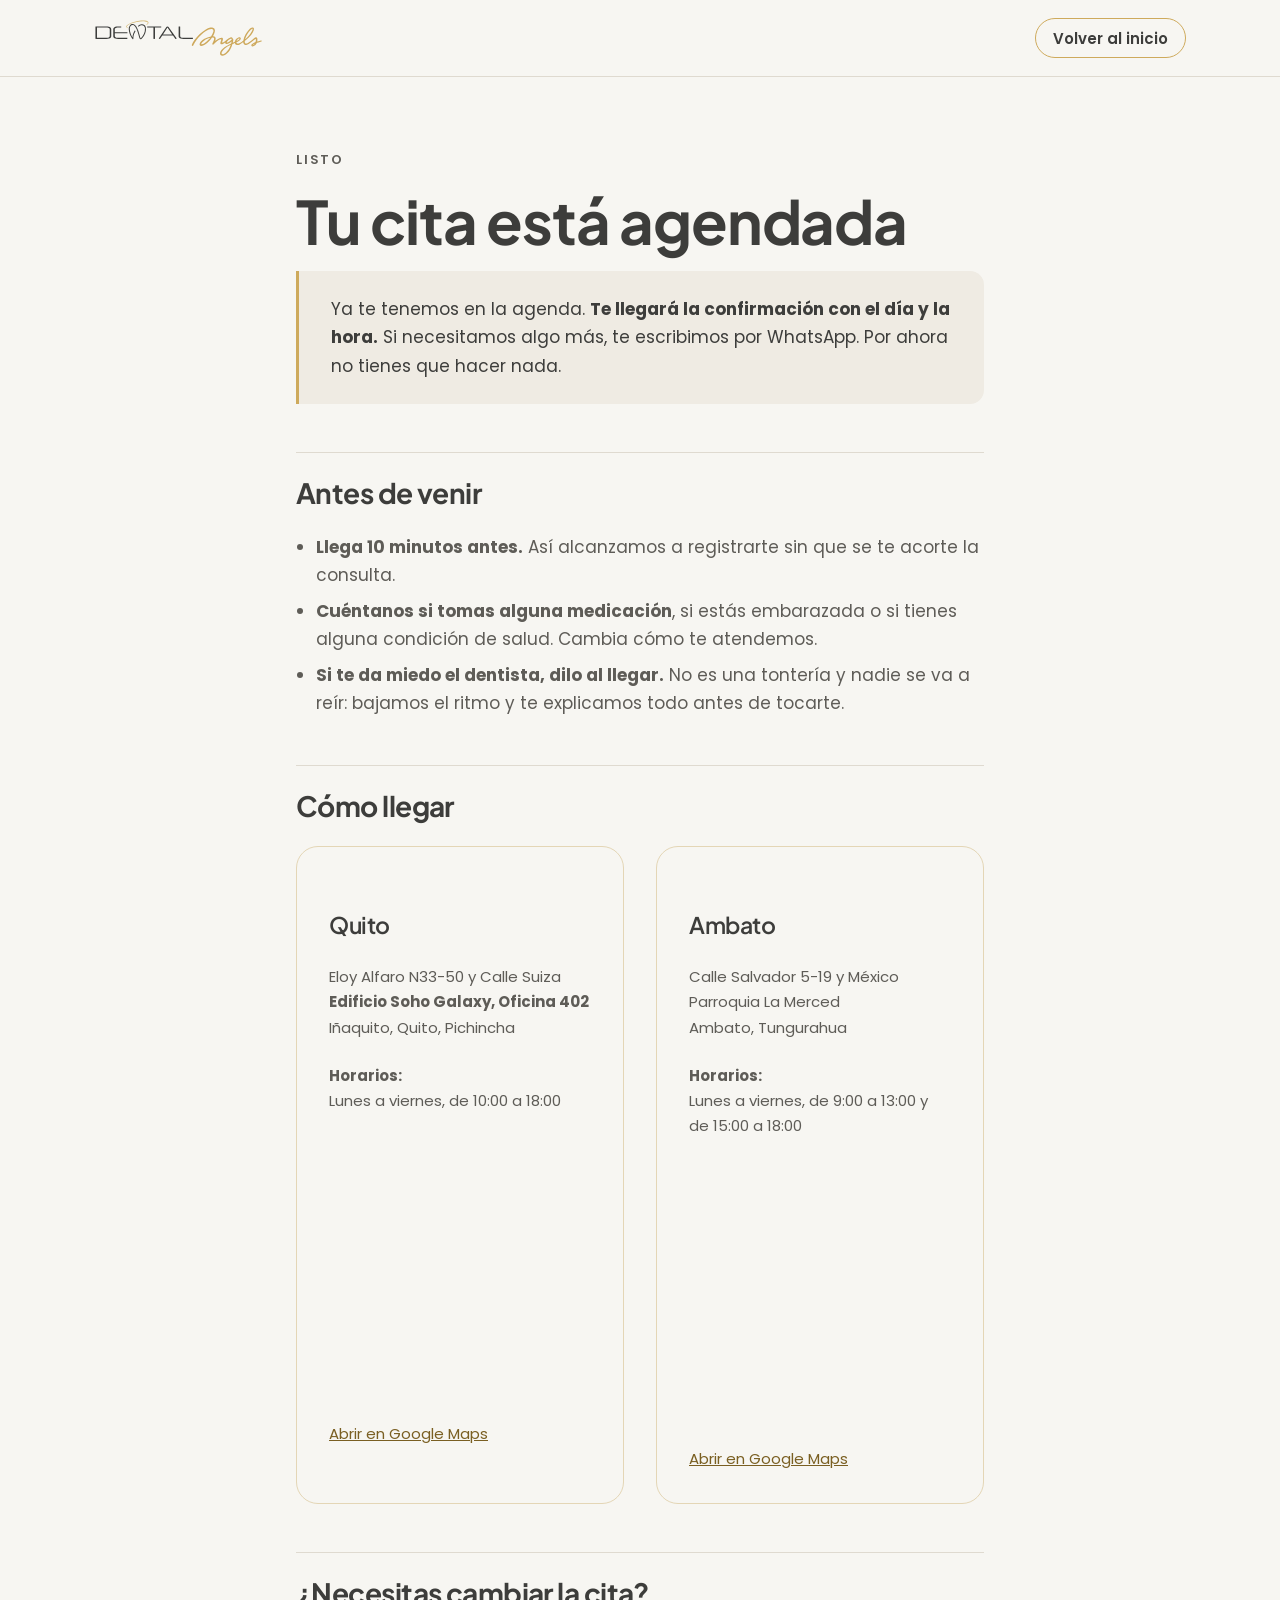
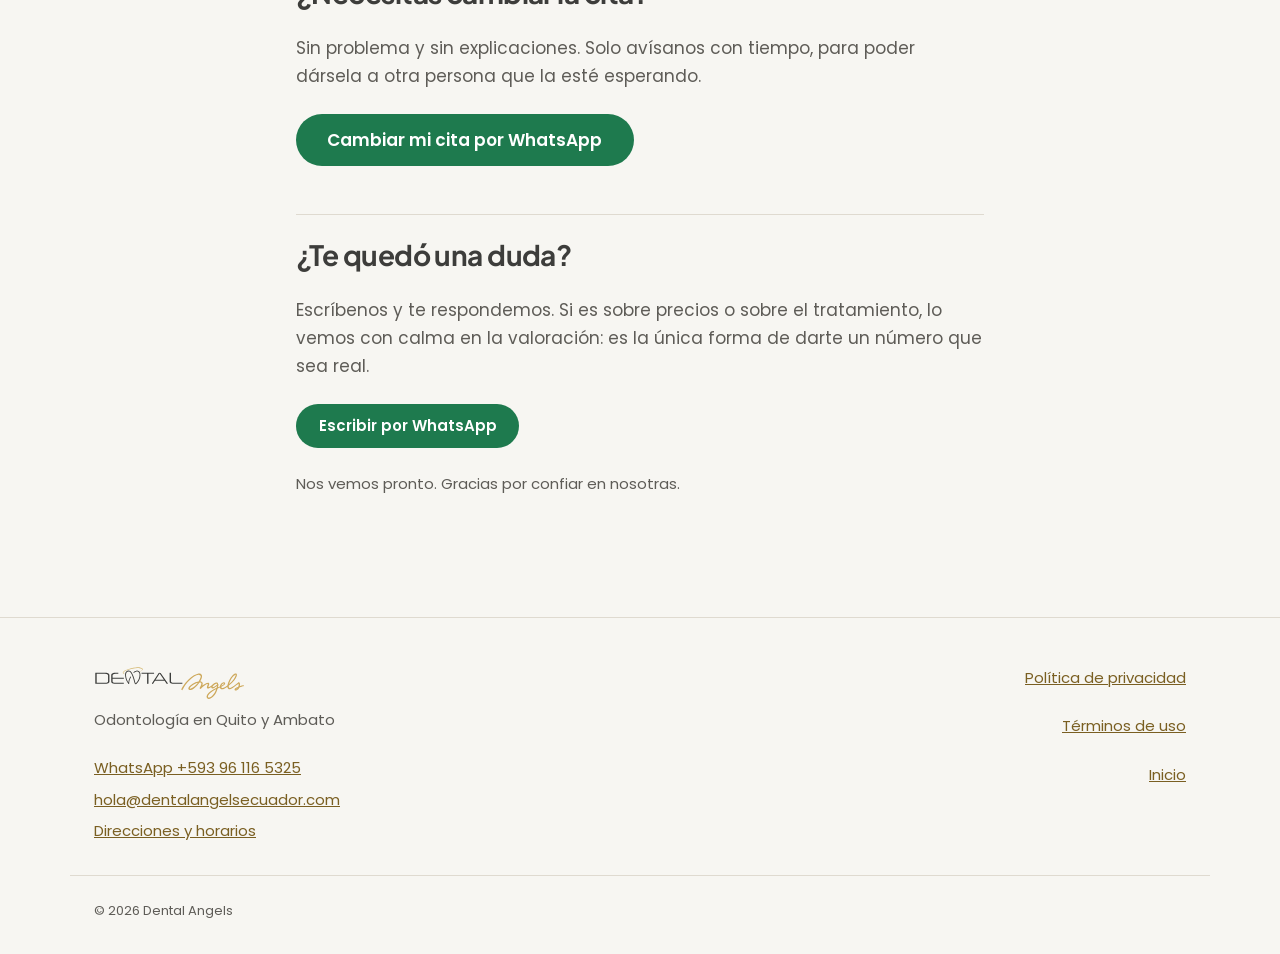
<file: gracias.html>
<!doctype html>
<html lang="es-EC">
<head>
<meta charset="utf-8">
<meta name="viewport" content="width=device-width, initial-scale=1">
<title>Tu cita está agendada | Dental Angels</title>
<meta name="description" content="Confirmación de cita en Dental Angels. Cómo llegar a la sede de Quito o Ambato y cómo cambiar tu cita si lo necesitas.">
<link rel="canonical" href="https://dentalangelsecuador.com/gracias.html">
<!-- Página de confirmación: no debe indexarse. Si se indexa, visitas sueltas
     dispararían la conversión y ensuciarían la medición. -->
<meta name="robots" content="noindex, nofollow">
<meta name="theme-color" content="#F7F6F2">
<link rel="icon" href="assets/isotipo.svg" type="image/svg+xml">
<link rel="icon" href="assets/favicon.png" type="image/png" sizes="256x256">
<link rel="apple-touch-icon" href="assets/apple-touch-icon.png">

<meta property="og:type" content="website">
<meta property="og:locale" content="es_EC">
<meta property="og:site_name" content="Dental Angels">
<meta property="og:url" content="https://dentalangelsecuador.com/gracias.html">
<meta property="og:title" content="Tu cita está agendada | Dental Angels">
<meta property="og:description" content="Confirmación de cita en Dental Angels.">
<meta property="og:image" content="https://dentalangelsecuador.com/assets/og-dental-angels-v2.jpg">

<link rel="preconnect" href="https://fonts.googleapis.com">
<link rel="preconnect" href="https://fonts.gstatic.com" crossorigin>
<link rel="stylesheet" href="https://fonts.googleapis.com/css2?family=Plus+Jakarta+Sans:wght@500;600;700&family=Poppins:wght@400;500;600&display=swap">
<link rel="stylesheet" href="styles.css">

<!-- Google tag (gtag.js) — GA4 "Dental Angels Web" -->
<script async src="https://www.googletagmanager.com/gtag/js?id=G-7F4C3ZXB7G"></script>
<script>
  window.dataLayer = window.dataLayer || [];
  function gtag(){dataLayer.push(arguments);}
  gtag('js', new Date());
  gtag('config', 'G-7F4C3ZXB7G');
</script>

<!-- Meta Pixel -->
<script>
!function(f,b,e,v,n,t,s)
{if(f.fbq)return;n=f.fbq=function(){n.callMethod?
n.callMethod.apply(n,arguments):n.queue.push(arguments)};
if(!f._fbq)f._fbq=n;n.push=n;n.loaded=!0;n.version='2.0';
n.queue=[];t=b.createElement(e);t.async=!0;
t.src=v;s=b.getElementsByTagName(e)[0];
s.parentNode.insertBefore(t,s)}(window,document,'script',
'https://connect.facebook.net/en_US/fbevents.js');
fbq('init', '3500083903485483');
fbq('track', 'PageView');
</script>
<noscript><img height="1" width="1" style="display:none"
src="https://www.facebook.com/tr?id=3500083903485483&amp;ev=PageView&amp;noscript=1" alt=""></noscript>

<!-- CONVERSIÓN. Esta página solo se ve después de agendar: aquí se cuenta la cita. -->
<script>
  gtag('event', 'cita_agendada');
  fbq('track', 'Schedule');
</script>
</head>
<body>

<a class="skip-link" href="#contenido">Saltar al contenido</a>

<header class="site-header">
  <div class="wrap header-inner">
    <a class="brand" href="index.html" aria-label="Dental Angels, inicio">
      <img src="assets/logo.svg" alt="Dental Angels" width="586" height="132" class="brand-logo">
    </a>
    <a class="btn btn-ghost btn-header" href="index.html">Volver al inicio</a>
  </div>
</header>

<main id="contenido" class="legal">
  <div class="wrap legal-inner">

    <p class="eyebrow">Listo</p>
    <h1>Tu cita está agendada</h1>

    <p class="destacado">
      Ya te tenemos en la agenda. <strong>Te llegará la confirmación con el día y la hora.</strong>
      Si necesitamos algo más, te escribimos por WhatsApp. Por ahora no tienes que hacer nada.
    </p>

    <h2>Antes de venir</h2>
    <ul>
      <li><strong>Llega 10 minutos antes.</strong> Así alcanzamos a registrarte sin que se te acorte la consulta.</li>
      <li><strong>Cuéntanos si tomas alguna medicación</strong>, si estás embarazada o si tienes alguna condición de salud. Cambia cómo te atendemos.</li>
      <li><strong>Si te da miedo el dentista, dilo al llegar.</strong> No es una tontería y nadie se va a reír: bajamos el ritmo y te explicamos todo antes de tocarte.</li>
    </ul>

    <h2>Cómo llegar</h2>

    <div class="sedes-grid">

      <article class="sede-card">
        <h3>Quito</h3>
        <p class="sede-dir">
          Eloy Alfaro N33-50 y Calle Suiza<br>
          <strong>Edificio Soho Galaxy, Oficina 402</strong><br>
          Iñaquito, Quito, Pichincha
        </p>
        <p class="sede-horario"><strong>Horarios:</strong><br>Lunes a viernes, de 10:00 a 18:00</p>
        <div class="mapa">
          <iframe class="mapa-frame" title="Mapa de la sede de Quito"
                  src="https://maps.google.com/maps?q=-0.1879818,-78.4808165&amp;z=16&amp;hl=es&amp;output=embed"
                  loading="lazy" referrerpolicy="no-referrer-when-downgrade"></iframe>
        </div>
        <p class="sede-link"><a href="https://maps.app.goo.gl/EmCUD1jaCXyfJ2sd6" target="_blank" rel="noopener">Abrir en Google Maps</a></p>
      </article>

      <article class="sede-card">
        <h3>Ambato</h3>
        <p class="sede-dir">
          Calle Salvador 5-19 y México<br>
          Parroquia La Merced<br>
          Ambato, Tungurahua
        </p>
        <p class="sede-horario"><strong>Horarios:</strong><br>Lunes a viernes, de 9:00 a 13:00 y de 15:00 a 18:00</p>
        <div class="mapa">
          <iframe class="mapa-frame" title="Mapa de la sede de Ambato"
                  src="https://maps.google.com/maps?q=-1.2345982,-78.6158981&amp;z=16&amp;hl=es&amp;output=embed"
                  loading="lazy" referrerpolicy="no-referrer-when-downgrade"></iframe>
        </div>
        <p class="sede-link"><a href="https://maps.app.goo.gl/cho4A17o9m8LLmeo7" target="_blank" rel="noopener">Abrir en Google Maps</a></p>
      </article>

    </div>

    <h2>¿Necesitas cambiar la cita?</h2>
    <p>
      Sin problema y sin explicaciones. Solo avísanos con tiempo, para poder dársela a otra
      persona que la esté esperando.
    </p>
    <p>
      <a class="btn btn-wa btn-lg"
         href="https://wa.me/593961165325?text=Hola,%20necesito%20cambiar%20mi%20cita"
         target="_blank" rel="noopener">Cambiar mi cita por WhatsApp</a>
    </p>

    <h2>¿Te quedó una duda?</h2>
    <p>
      Escríbenos y te respondemos. Si es sobre precios o sobre el tratamiento, lo vemos con
      calma en la valoración: es la única forma de darte un número que sea real.
    </p>
    <p>
      <a class="btn btn-wa"
         href="https://wa.me/593961165325?text=Hola,%20acabo%20de%20agendar%20una%20cita%20y%20tengo%20una%20duda"
         target="_blank" rel="noopener">Escribir por WhatsApp</a>
    </p>

    <p class="actualizado">Nos vemos pronto. Gracias por confiar en nosotras.</p>

  </div>
</main>

<!-- FOOTER -->
<footer class="site-footer">
  <div class="wrap footer-inner">
    <div class="footer-brand">
      <img src="assets/logo.svg" alt="Dental Angels" width="586" height="132" class="footer-logo" loading="lazy" decoding="async">
      <p class="footer-slogan">Odontología en Quito y Ambato</p>
      <ul class="footer-contacto">
        <li><a href="https://wa.me/593961165325?text=Hola,%20quiero%20agendar%20una%20cita" target="_blank" rel="noopener">WhatsApp +593 96 116 5325</a></li>
        <li><a href="mailto:hola@dentalangelsecuador.com">hola@dentalangelsecuador.com</a></li>
        <li><a href="index.html#sedes">Direcciones y horarios</a></li>
      </ul>
    </div>
    <nav class="footer-nav" aria-label="Enlaces legales">
      <ul>
        <li><a href="privacidad.html">Política de privacidad</a></li>
        <li><a href="terminos.html">Términos de uso</a></li>
        <li><a href="index.html">Inicio</a></li>
      </ul>
    </nav>
  </div>
  <div class="wrap footer-copy">
    <p>&copy; 2026 Dental Angels</p>
  </div>
</footer>

</body>
</html>
</file>
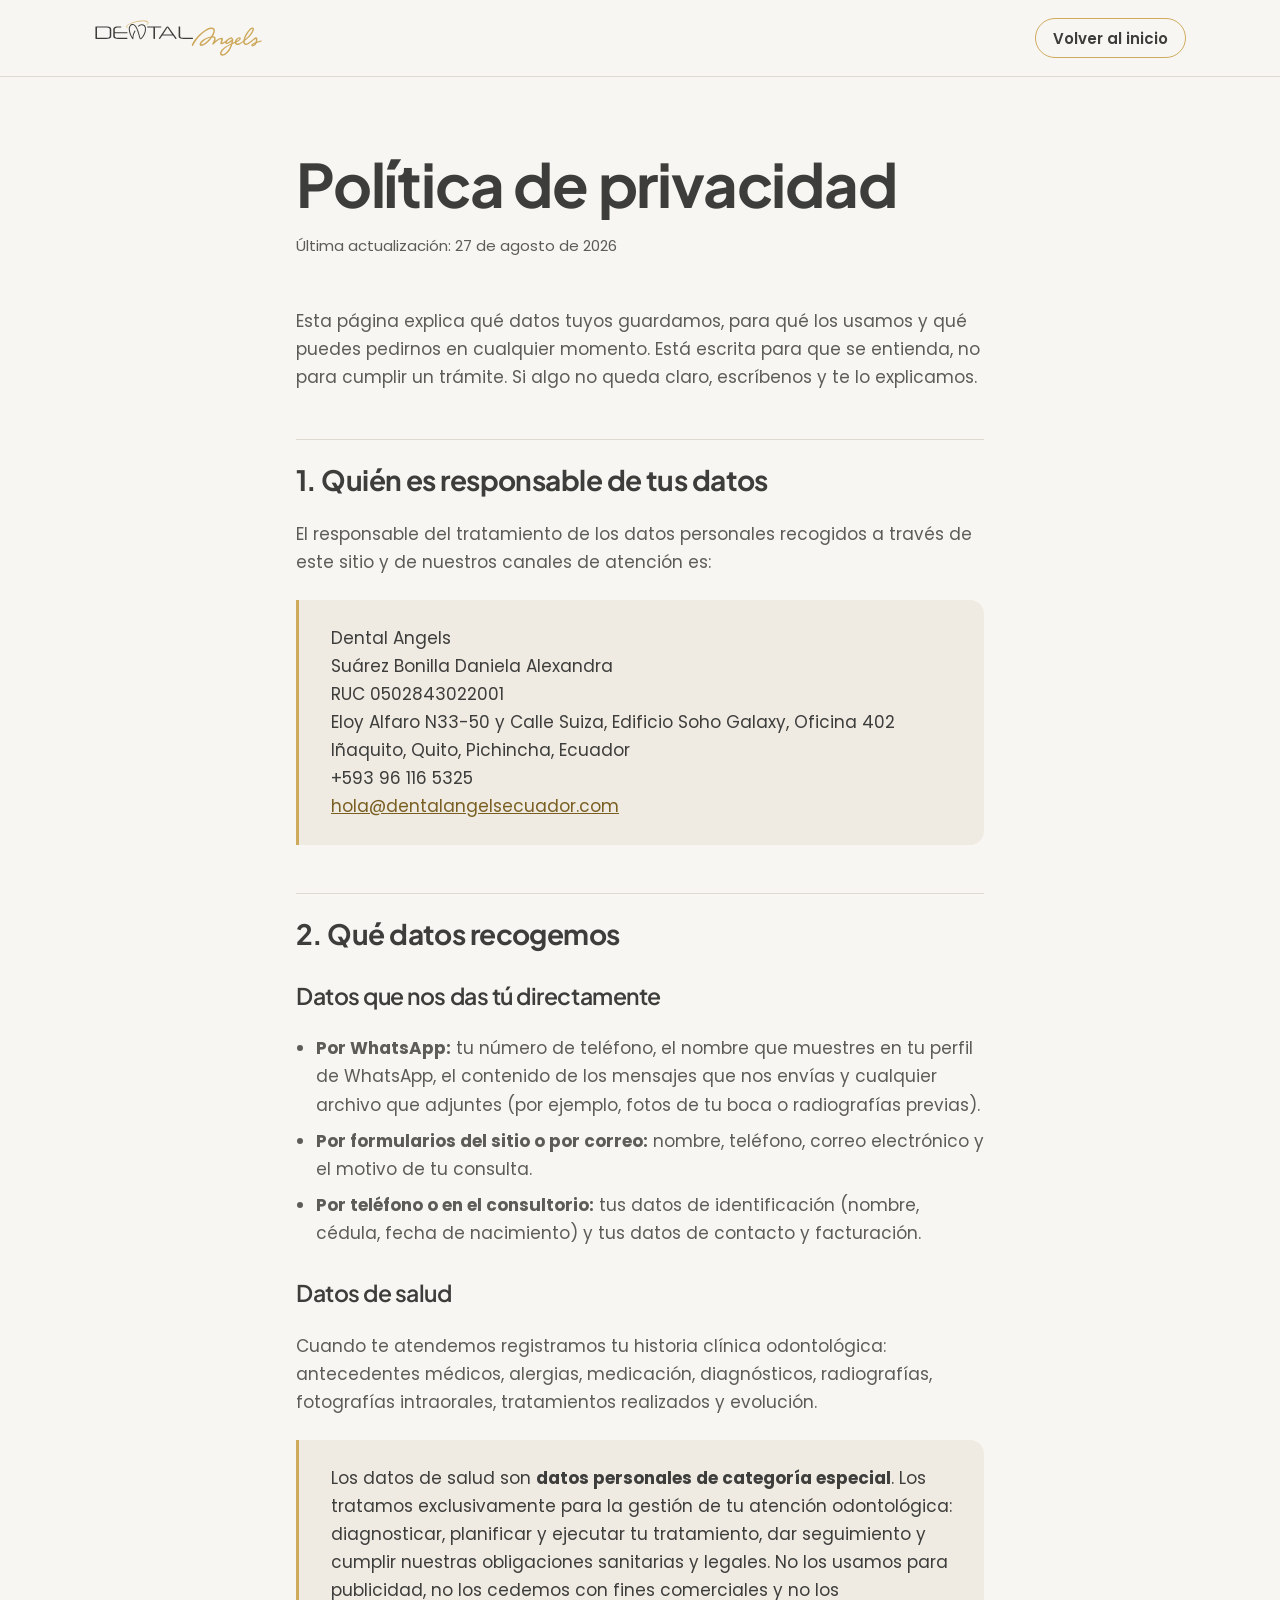
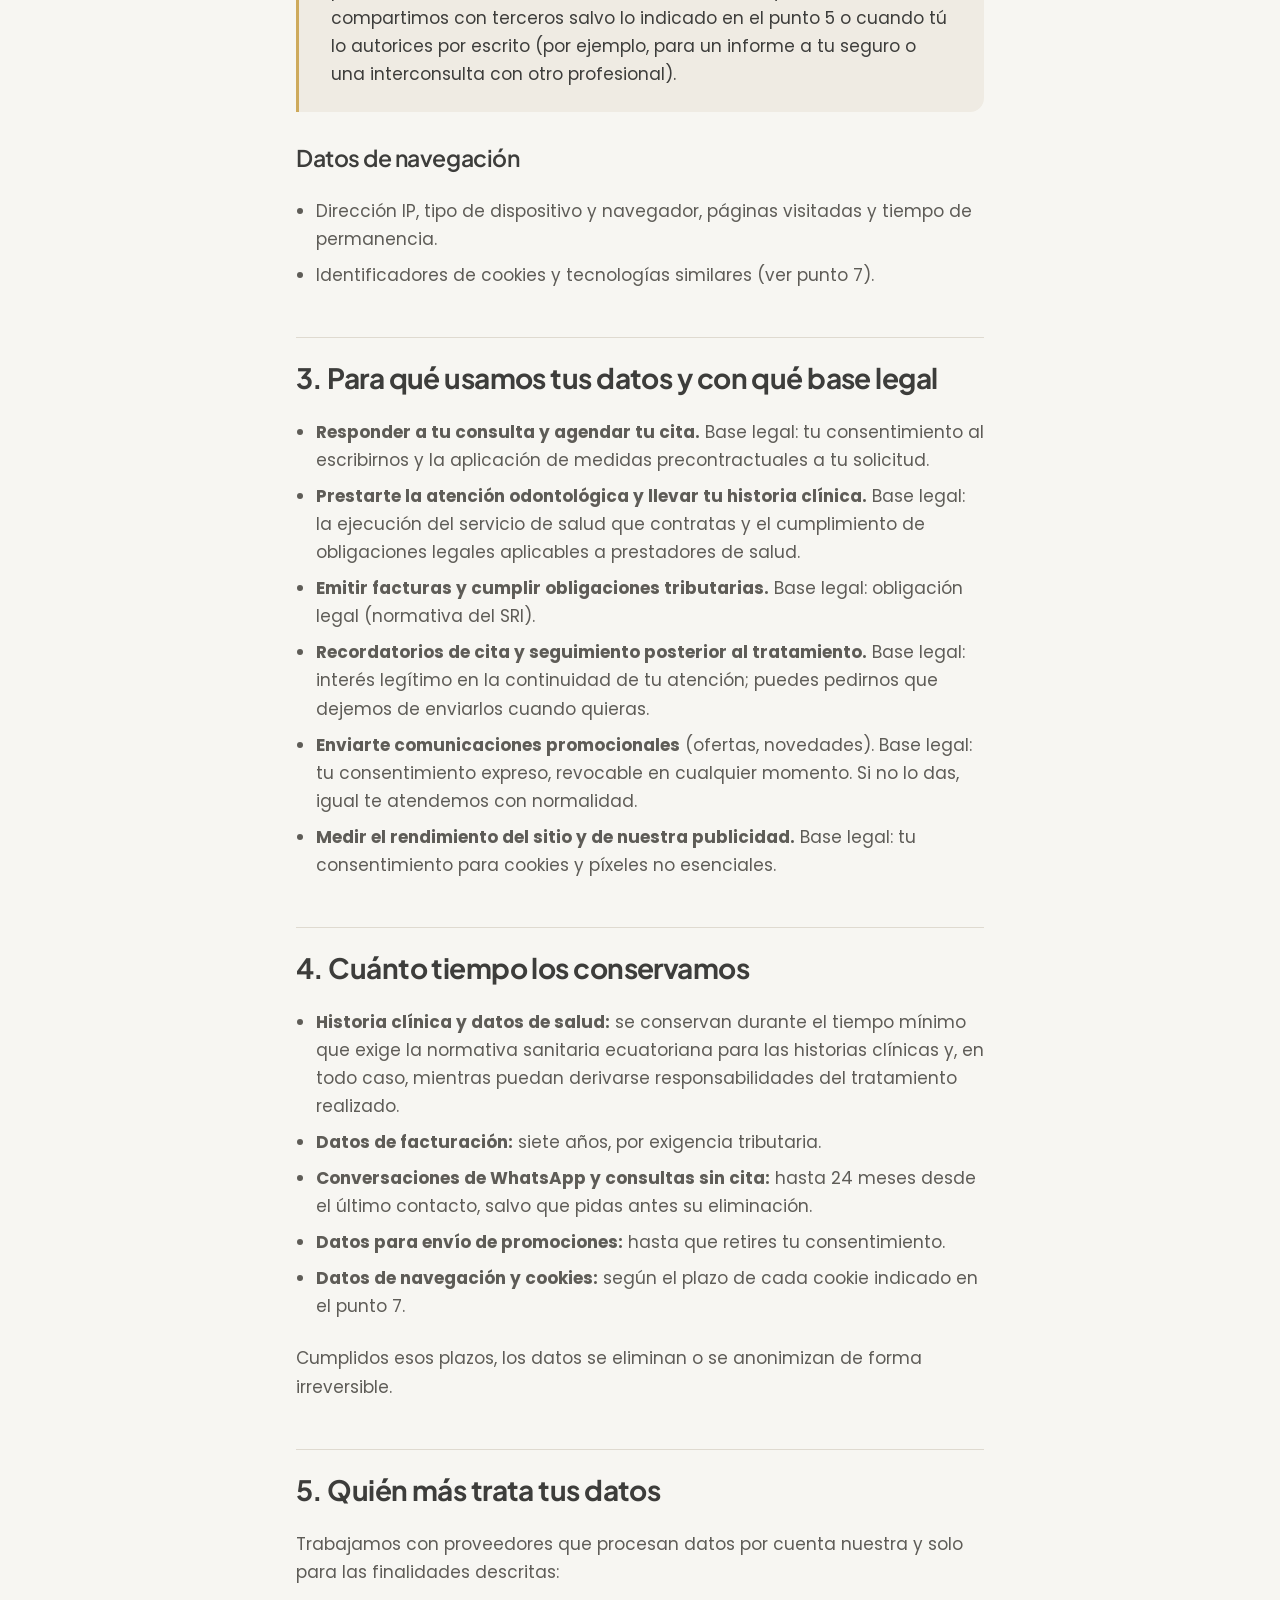
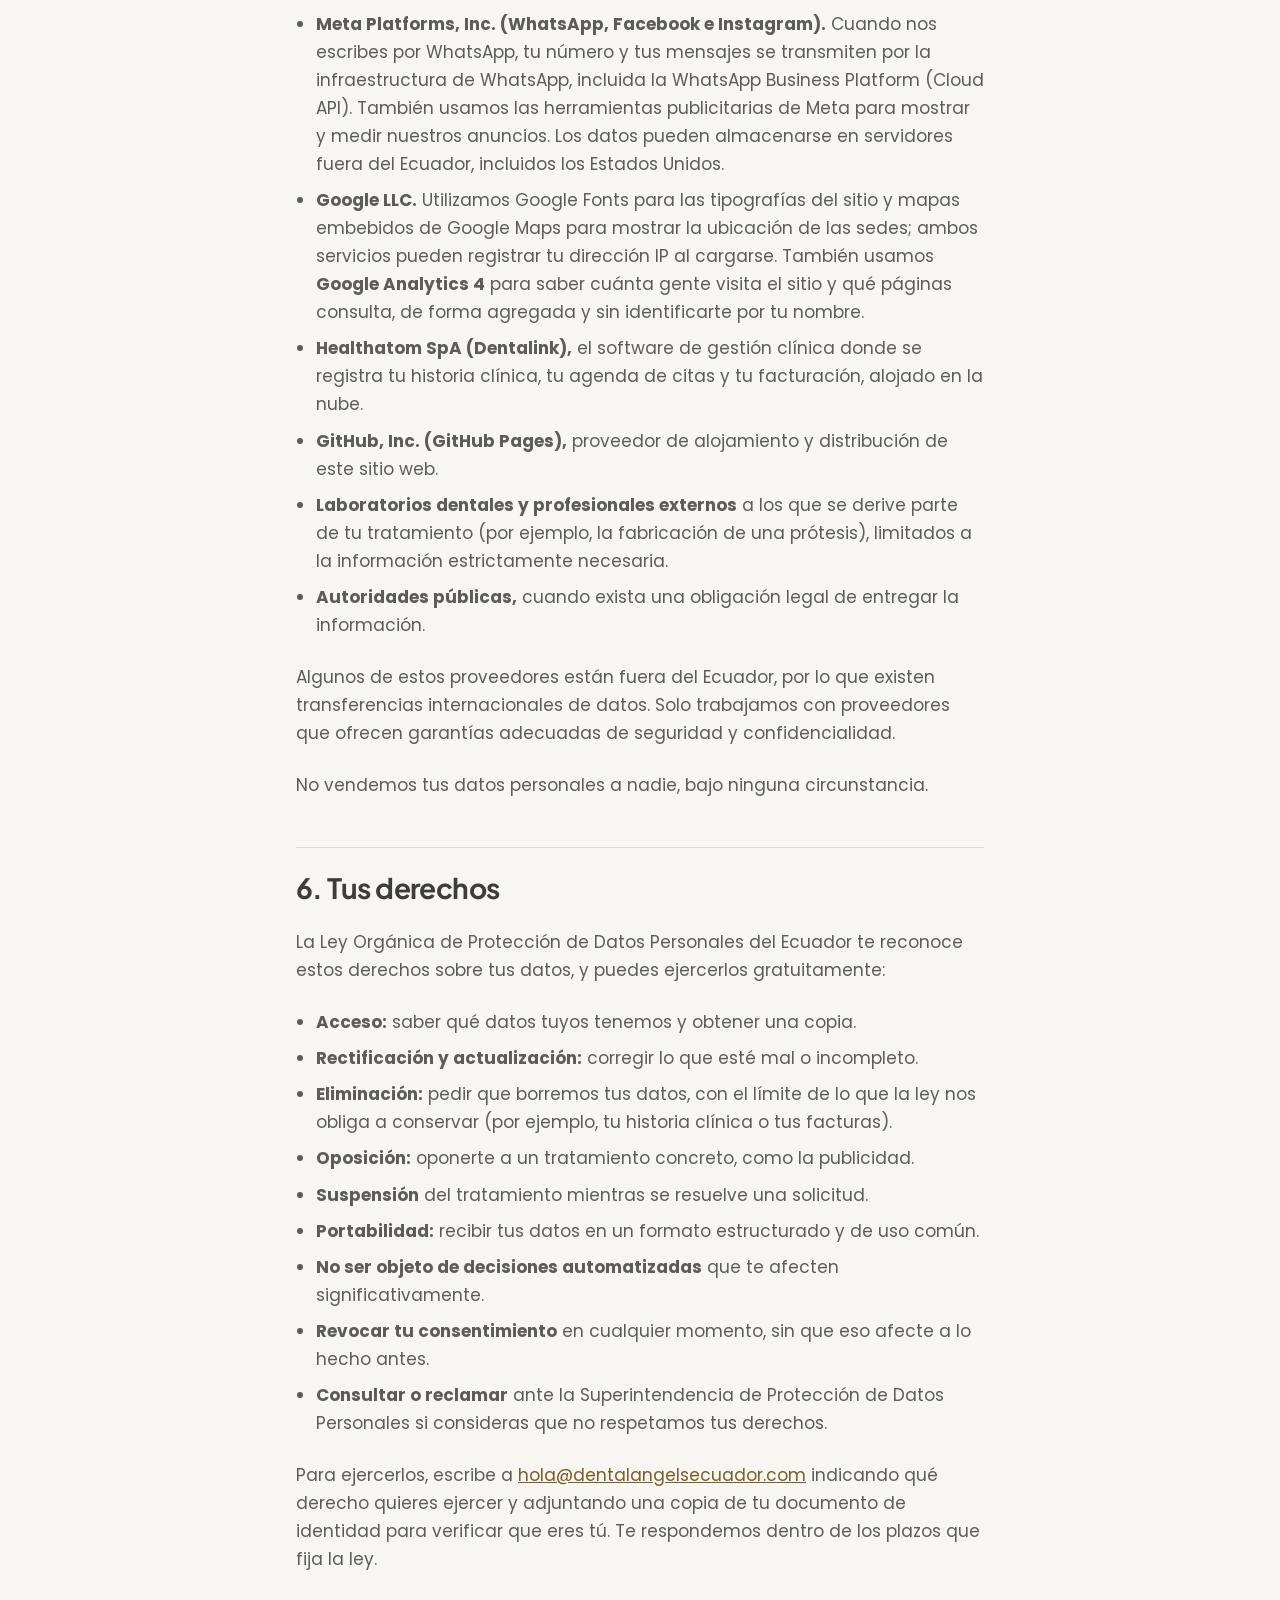
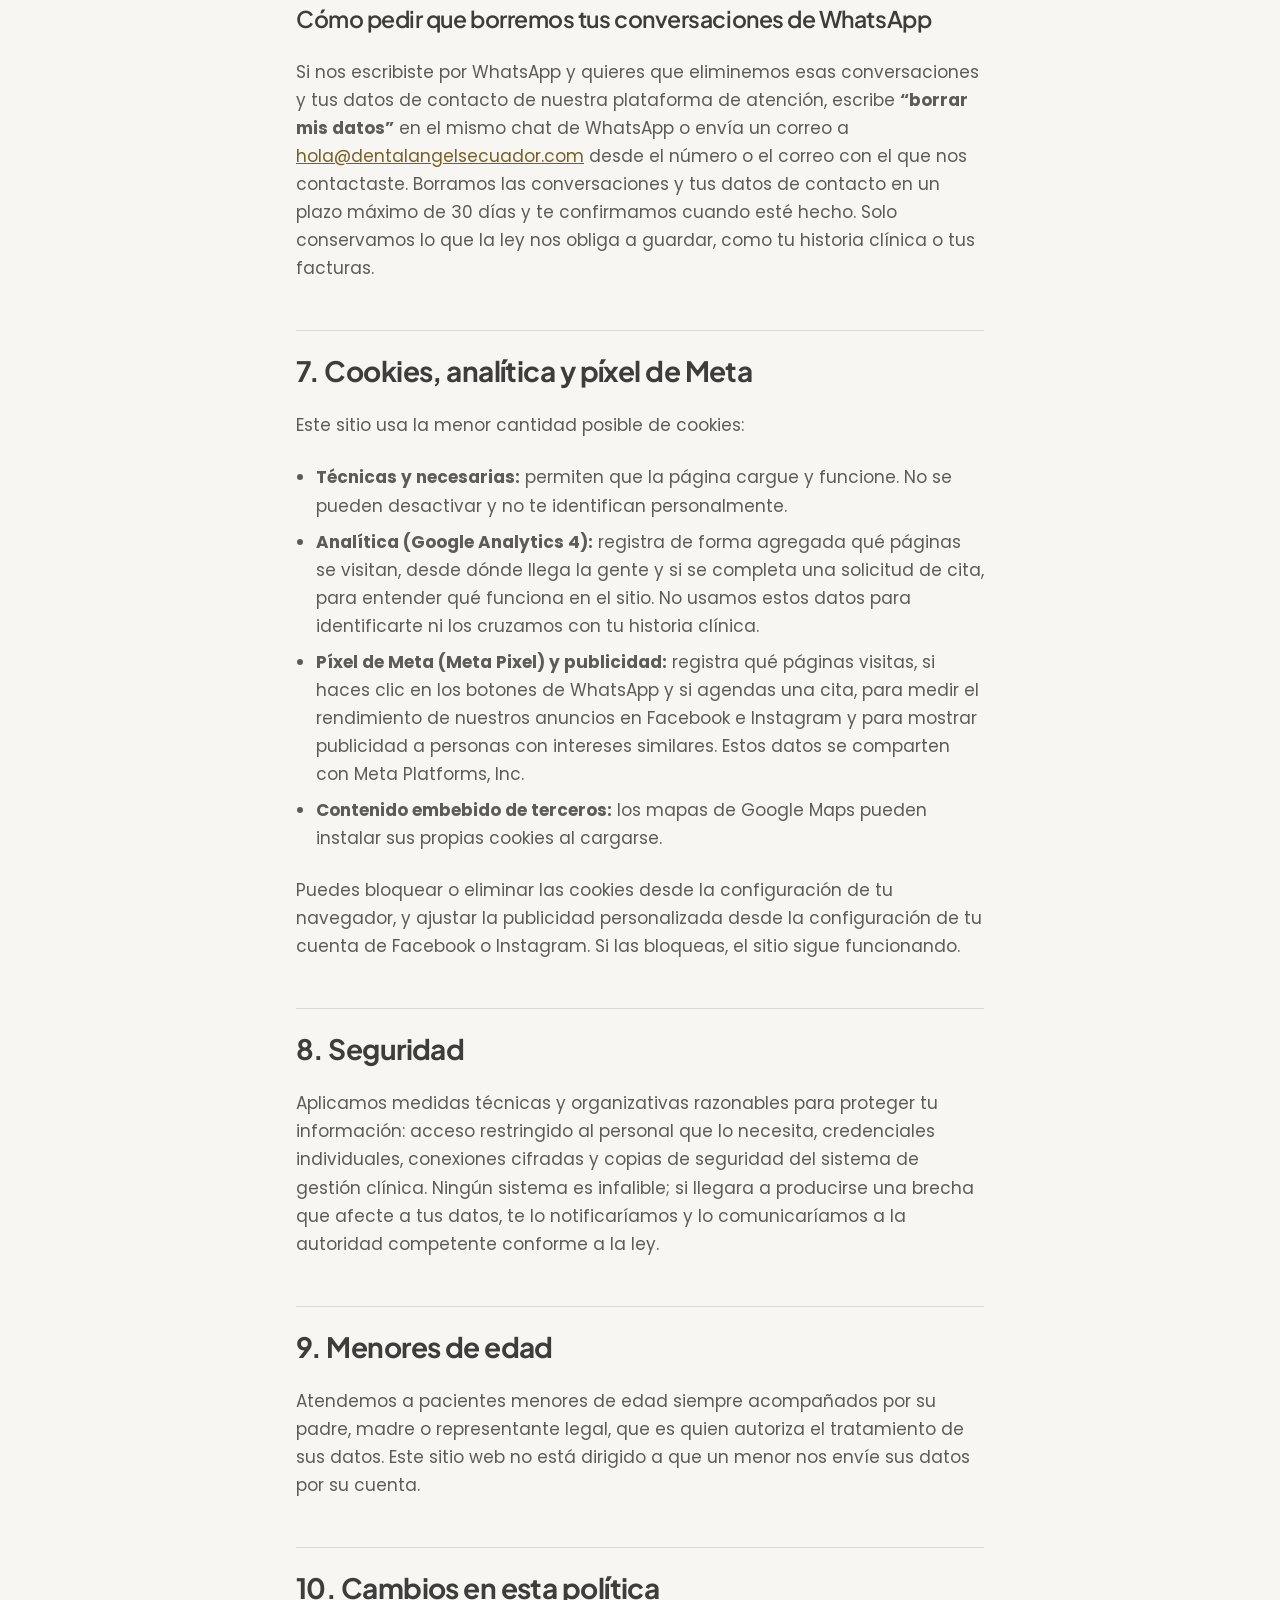
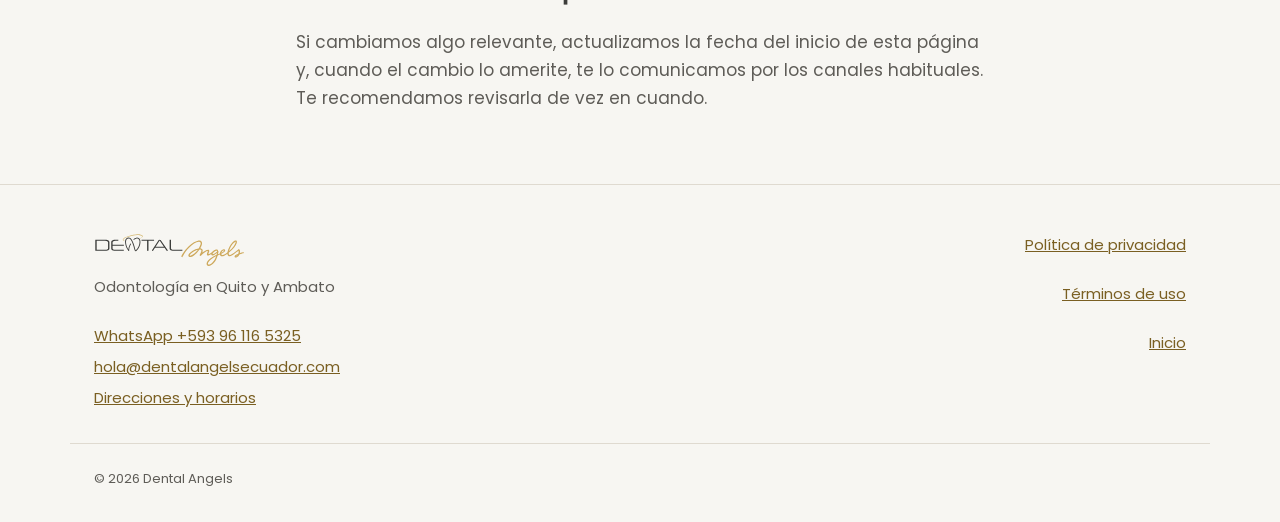
<file: privacidad.html>
<!doctype html>
<html lang="es-EC">
<head>
<meta charset="utf-8">
<meta name="viewport" content="width=device-width, initial-scale=1">
<title>Política de privacidad | Dental Angels</title>
<meta name="description" content="Cómo Dental Angels recoge, usa y protege tus datos personales y de salud, conforme a la Ley Orgánica de Protección de Datos Personales del Ecuador.">
<link rel="canonical" href="https://dentalangelsecuador.com/privacidad.html">
<meta name="robots" content="index, follow">
<meta name="theme-color" content="#F7F6F2">
<link rel="icon" href="assets/isotipo.svg" type="image/svg+xml">
<link rel="icon" href="assets/favicon.png" type="image/png" sizes="256x256">

<meta property="og:type" content="article">
<meta property="og:locale" content="es_EC">
<meta property="og:site_name" content="Dental Angels">
<meta property="og:url" content="https://dentalangelsecuador.com/privacidad.html">
<meta property="og:title" content="Política de privacidad | Dental Angels">
<meta property="og:description" content="Cómo Dental Angels recoge, usa y protege tus datos personales y de salud.">
<meta property="og:image" content="https://dentalangelsecuador.com/assets/og-dental-angels-v2.jpg">
<meta name="twitter:card" content="summary_large_image">
<meta name="twitter:title" content="Política de privacidad | Dental Angels">
<meta name="twitter:description" content="Cómo Dental Angels recoge, usa y protege tus datos personales y de salud.">
<meta name="twitter:image" content="https://dentalangelsecuador.com/assets/og-dental-angels-v2.jpg">

<link rel="preconnect" href="https://fonts.googleapis.com">
<link rel="preconnect" href="https://fonts.gstatic.com" crossorigin>
<link rel="stylesheet" href="https://fonts.googleapis.com/css2?family=Plus+Jakarta+Sans:wght@500;600;700&family=Poppins:wght@400;500;600&display=swap">
<link rel="stylesheet" href="styles.css">

<!-- Google tag (gtag.js) — GA4 "Dental Angels Web" -->
<script async src="https://www.googletagmanager.com/gtag/js?id=G-7F4C3ZXB7G"></script>
<script>
  window.dataLayer = window.dataLayer || [];
  function gtag(){dataLayer.push(arguments);}
  gtag('js', new Date());
  gtag('config', 'G-7F4C3ZXB7G');
</script>

<!-- Meta Pixel -->
<script>
!function(f,b,e,v,n,t,s)
{if(f.fbq)return;n=f.fbq=function(){n.callMethod?
n.callMethod.apply(n,arguments):n.queue.push(arguments)};
if(!f._fbq)f._fbq=n;n.push=n;n.loaded=!0;n.version='2.0';
n.queue=[];t=b.createElement(e);t.async=!0;
t.src=v;s=b.getElementsByTagName(e)[0];
s.parentNode.insertBefore(t,s)}(window,document,'script',
'https://connect.facebook.net/en_US/fbevents.js');
fbq('init', '3500083903485483');
fbq('track', 'PageView');
</script>
<noscript><img height="1" width="1" style="display:none"
src="https://www.facebook.com/tr?id=3500083903485483&amp;ev=PageView&amp;noscript=1" alt=""></noscript>
</head>
<body>

<a class="skip-link" href="#contenido">Saltar al contenido</a>

<header class="site-header">
  <div class="wrap header-inner">
    <a class="brand" href="index.html" aria-label="Dental Angels, inicio">
      <img src="assets/logo.svg" alt="Dental Angels" width="586" height="132" class="brand-logo">
    </a>
    <a class="btn btn-ghost btn-header" href="index.html">Volver al inicio</a>
  </div>
</header>

<main id="contenido" class="legal">
  <div class="wrap legal-inner">

    <h1>Política de privacidad</h1>
    <!-- TODO: actualizar esta fecha cada vez que se modifique el texto -->
    <p class="actualizado">Última actualización: 27 de agosto de 2026</p>

    <p>
      Esta página explica qué datos tuyos guardamos, para qué los usamos y qué puedes
      pedirnos en cualquier momento. Está escrita para que se entienda, no para cumplir
      un trámite. Si algo no queda claro, escríbenos y te lo explicamos.
    </p>

    <h2>1. Quién es responsable de tus datos</h2>
    <p>El responsable del tratamiento de los datos personales recogidos a través de este sitio y de nuestros canales de atención es:</p>
    <address class="destacado" style="font-style:normal">
      Dental Angels<br>
      Suárez Bonilla Daniela Alexandra<br>
      RUC 0502843022001<br>
      Eloy Alfaro N33-50 y Calle Suiza, Edificio Soho Galaxy, Oficina 402<br>
      Iñaquito, Quito, Pichincha, Ecuador<br>
      +593 96 116 5325<br>
      <a href="mailto:hola@dentalangelsecuador.com">hola@dentalangelsecuador.com</a>
    </address>

    <h2>2. Qué datos recogemos</h2>

    <h3>Datos que nos das tú directamente</h3>
    <ul>
      <li><strong>Por WhatsApp:</strong> tu número de teléfono, el nombre que muestres en tu perfil de WhatsApp, el contenido de los mensajes que nos envías y cualquier archivo que adjuntes (por ejemplo, fotos de tu boca o radiografías previas).</li>
      <li><strong>Por formularios del sitio o por correo:</strong> nombre, teléfono, correo electrónico y el motivo de tu consulta.</li>
      <li><strong>Por teléfono o en el consultorio:</strong> tus datos de identificación (nombre, cédula, fecha de nacimiento) y tus datos de contacto y facturación.</li>
    </ul>

    <h3>Datos de salud</h3>
    <p>
      Cuando te atendemos registramos tu historia clínica odontológica: antecedentes médicos,
      alergias, medicación, diagnósticos, radiografías, fotografías intraorales, tratamientos
      realizados y evolución.
    </p>
    <p class="destacado">
      Los datos de salud son <strong>datos personales de categoría especial</strong>. Los tratamos
      exclusivamente para la gestión de tu atención odontológica: diagnosticar, planificar y
      ejecutar tu tratamiento, dar seguimiento y cumplir nuestras obligaciones sanitarias y
      legales. No los usamos para publicidad, no los cedemos con fines comerciales y no los
      compartimos con terceros salvo lo indicado en el punto 5 o cuando tú lo autorices por
      escrito (por ejemplo, para un informe a tu seguro o una interconsulta con otro
      profesional).
    </p>

    <h3>Datos de navegación</h3>
    <ul>
      <li>Dirección IP, tipo de dispositivo y navegador, páginas visitadas y tiempo de permanencia.</li>
      <li>Identificadores de cookies y tecnologías similares (ver punto 7).</li>
    </ul>

    <h2>3. Para qué usamos tus datos y con qué base legal</h2>
    <ul>
      <li><strong>Responder a tu consulta y agendar tu cita.</strong> Base legal: tu consentimiento al escribirnos y la aplicación de medidas precontractuales a tu solicitud.</li>
      <li><strong>Prestarte la atención odontológica y llevar tu historia clínica.</strong> Base legal: la ejecución del servicio de salud que contratas y el cumplimiento de obligaciones legales aplicables a prestadores de salud.</li>
      <li><strong>Emitir facturas y cumplir obligaciones tributarias.</strong> Base legal: obligación legal (normativa del SRI).</li>
      <li><strong>Recordatorios de cita y seguimiento posterior al tratamiento.</strong> Base legal: interés legítimo en la continuidad de tu atención; puedes pedirnos que dejemos de enviarlos cuando quieras.</li>
      <li><strong>Enviarte comunicaciones promocionales</strong> (ofertas, novedades). Base legal: tu consentimiento expreso, revocable en cualquier momento. Si no lo das, igual te atendemos con normalidad.</li>
      <li><strong>Medir el rendimiento del sitio y de nuestra publicidad.</strong> Base legal: tu consentimiento para cookies y píxeles no esenciales.</li>
    </ul>

    <h2>4. Cuánto tiempo los conservamos</h2>
    <ul>
      <li><strong>Historia clínica y datos de salud:</strong> se conservan durante el tiempo mínimo que exige la normativa sanitaria ecuatoriana para las historias clínicas y, en todo caso, mientras puedan derivarse responsabilidades del tratamiento realizado.</li>
      <li><strong>Datos de facturación:</strong> siete años, por exigencia tributaria.</li>
      <li><strong>Conversaciones de WhatsApp y consultas sin cita:</strong> hasta 24 meses desde el último contacto, salvo que pidas antes su eliminación.</li>
      <li><strong>Datos para envío de promociones:</strong> hasta que retires tu consentimiento.</li>
      <li><strong>Datos de navegación y cookies:</strong> según el plazo de cada cookie indicado en el punto 7.</li>
    </ul>
    <p>Cumplidos esos plazos, los datos se eliminan o se anonimizan de forma irreversible.</p>

    <h2>5. Quién más trata tus datos</h2>
    <p>Trabajamos con proveedores que procesan datos por cuenta nuestra y solo para las finalidades descritas:</p>
    <ul>
      <li>
        <strong>Meta Platforms, Inc. (WhatsApp, Facebook e Instagram).</strong> Cuando nos escribes
        por WhatsApp, tu número y tus mensajes se transmiten por la infraestructura de WhatsApp,
        incluida la WhatsApp Business Platform (Cloud API). También usamos las herramientas
        publicitarias de Meta para mostrar y medir nuestros anuncios. Los datos pueden almacenarse
        en servidores fuera del Ecuador, incluidos los Estados Unidos.
      </li>
      <li>
        <strong>Google LLC.</strong> Utilizamos Google Fonts para las tipografías del sitio y mapas
        embebidos de Google Maps para mostrar la ubicación de las sedes; ambos servicios pueden
        registrar tu dirección IP al cargarse. También usamos <strong>Google Analytics 4</strong>
        para saber cuánta gente visita el sitio y qué páginas consulta, de forma agregada y sin
        identificarte por tu nombre.
      </li>
      <li>
        <strong>Healthatom SpA (Dentalink),</strong> el software de gestión clínica donde se registra
        tu historia clínica, tu agenda de citas y tu facturación, alojado en la nube.
      </li>
      <li>
        <strong>GitHub, Inc. (GitHub Pages),</strong> proveedor de alojamiento y distribución de
        este sitio web.
      </li>
      <li>
        <strong>Laboratorios dentales y profesionales externos</strong> a los que se derive parte de
        tu tratamiento (por ejemplo, la fabricación de una prótesis), limitados a la información
        estrictamente necesaria.
      </li>
      <li>
        <strong>Autoridades públicas,</strong> cuando exista una obligación legal de entregar la
        información.
      </li>
    </ul>
    <p>
      Algunos de estos proveedores están fuera del Ecuador, por lo que existen transferencias
      internacionales de datos. Solo trabajamos con proveedores que ofrecen garantías adecuadas
      de seguridad y confidencialidad.
    </p>
    <p>No vendemos tus datos personales a nadie, bajo ninguna circunstancia.</p>

    <h2 id="eliminar-datos">6. Tus derechos</h2>
    <p>
      La Ley Orgánica de Protección de Datos Personales del Ecuador te reconoce estos derechos
      sobre tus datos, y puedes ejercerlos gratuitamente:
    </p>
    <ul>
      <li><strong>Acceso:</strong> saber qué datos tuyos tenemos y obtener una copia.</li>
      <li><strong>Rectificación y actualización:</strong> corregir lo que esté mal o incompleto.</li>
      <li><strong>Eliminación:</strong> pedir que borremos tus datos, con el límite de lo que la ley nos obliga a conservar (por ejemplo, tu historia clínica o tus facturas).</li>
      <li><strong>Oposición:</strong> oponerte a un tratamiento concreto, como la publicidad.</li>
      <li><strong>Suspensión</strong> del tratamiento mientras se resuelve una solicitud.</li>
      <li><strong>Portabilidad:</strong> recibir tus datos en un formato estructurado y de uso común.</li>
      <li><strong>No ser objeto de decisiones automatizadas</strong> que te afecten significativamente.</li>
      <li><strong>Revocar tu consentimiento</strong> en cualquier momento, sin que eso afecte a lo hecho antes.</li>
      <li><strong>Consultar o reclamar</strong> ante la Superintendencia de Protección de Datos Personales si consideras que no respetamos tus derechos.</li>
    </ul>
    <p>
      Para ejercerlos, escribe a
      <a href="mailto:hola@dentalangelsecuador.com">hola@dentalangelsecuador.com</a>
      indicando qué derecho quieres ejercer y adjuntando una copia de tu documento de identidad
      para verificar que eres tú. Te respondemos dentro de los plazos que fija la ley.
    </p>
    <h3>Cómo pedir que borremos tus conversaciones de WhatsApp</h3>
    <p>
      Si nos escribiste por WhatsApp y quieres que eliminemos esas conversaciones y tus datos de
      contacto de nuestra plataforma de atención, escribe <strong>“borrar mis datos”</strong> en el
      mismo chat de WhatsApp o envía un correo a
      <a href="mailto:hola@dentalangelsecuador.com">hola@dentalangelsecuador.com</a> desde el número
      o el correo con el que nos contactaste. Borramos las conversaciones y tus datos de contacto
      en un plazo máximo de 30 días y te confirmamos cuando esté hecho. Solo conservamos lo que la
      ley nos obliga a guardar, como tu historia clínica o tus facturas.
    </p>

    <h2>7. Cookies, analítica y píxel de Meta</h2>
    <p>Este sitio usa la menor cantidad posible de cookies:</p>
    <ul>
      <li>
        <strong>Técnicas y necesarias:</strong> permiten que la página cargue y funcione. No se
        pueden desactivar y no te identifican personalmente.
      </li>
      <li>
        <strong>Analítica (Google Analytics 4):</strong> registra de forma agregada qué páginas se
        visitan, desde dónde llega la gente y si se completa una solicitud de cita, para entender
        qué funciona en el sitio. No usamos estos datos para identificarte ni los cruzamos con tu
        historia clínica.
      </li>
      <li>
        <strong>Píxel de Meta (Meta Pixel) y publicidad:</strong> registra qué páginas visitas, si
        haces clic en los botones de WhatsApp y si agendas una cita, para medir el rendimiento de
        nuestros anuncios en Facebook e Instagram y para mostrar publicidad a personas con
        intereses similares. Estos datos se comparten con Meta Platforms, Inc.
      </li>
      <li>
        <strong>Contenido embebido de terceros:</strong> los mapas de Google Maps pueden instalar
        sus propias cookies al cargarse.
      </li>
    </ul>
    <p>
      Puedes bloquear o eliminar las cookies desde la configuración de tu navegador, y ajustar
      la publicidad personalizada desde la configuración de tu cuenta de Facebook o Instagram.
      Si las bloqueas, el sitio sigue funcionando.
    </p>
    <!-- TODO: si se instala un banner de consentimiento de cookies, describir aquí cómo cambiar la elección. -->

    <h2>8. Seguridad</h2>
    <p>
      Aplicamos medidas técnicas y organizativas razonables para proteger tu información: acceso
      restringido al personal que lo necesita, credenciales individuales, conexiones cifradas y
      copias de seguridad del sistema de gestión clínica. Ningún sistema es infalible; si llegara
      a producirse una brecha que afecte a tus datos, te lo notificaríamos y lo comunicaríamos a
      la autoridad competente conforme a la ley.
    </p>

    <h2>9. Menores de edad</h2>
    <p>
      Atendemos a pacientes menores de edad siempre acompañados por su padre, madre o
      representante legal, que es quien autoriza el tratamiento de sus datos. Este sitio web no
      está dirigido a que un menor nos envíe sus datos por su cuenta.
    </p>

    <h2>10. Cambios en esta política</h2>
    <p>
      Si cambiamos algo relevante, actualizamos la fecha del inicio de esta página y, cuando el
      cambio lo amerite, te lo comunicamos por los canales habituales. Te recomendamos revisarla
      de vez en cuando.
    </p>

  </div>
</main>

<!-- FOOTER -->
<footer class="site-footer">
  <div class="wrap footer-inner">
    <div class="footer-brand">
      <img src="assets/logo.svg" alt="Dental Angels" width="586" height="132" class="footer-logo" loading="lazy" decoding="async">
      <p class="footer-slogan">Odontología en Quito y Ambato</p>
      <ul class="footer-contacto">
        <li><a href="https://wa.me/593961165325?text=Hola,%20quiero%20agendar%20una%20cita" target="_blank" rel="noopener">WhatsApp +593 96 116 5325</a></li>
        <li><a href="mailto:hola@dentalangelsecuador.com">hola@dentalangelsecuador.com</a></li>
        <li><a href="index.html#sedes">Direcciones y horarios</a></li>
      </ul>
    </div>
    <nav class="footer-nav" aria-label="Enlaces legales">
      <ul>
        <li><a href="privacidad.html">Política de privacidad</a></li>
        <li><a href="terminos.html">Términos de uso</a></li>
        <li><a href="index.html">Inicio</a></li>
      </ul>
    </nav>
  </div>
  <div class="wrap footer-copy">
    <p>&copy; 2026 Dental Angels</p>
  </div>
</footer>

</body>
</html>
</file>
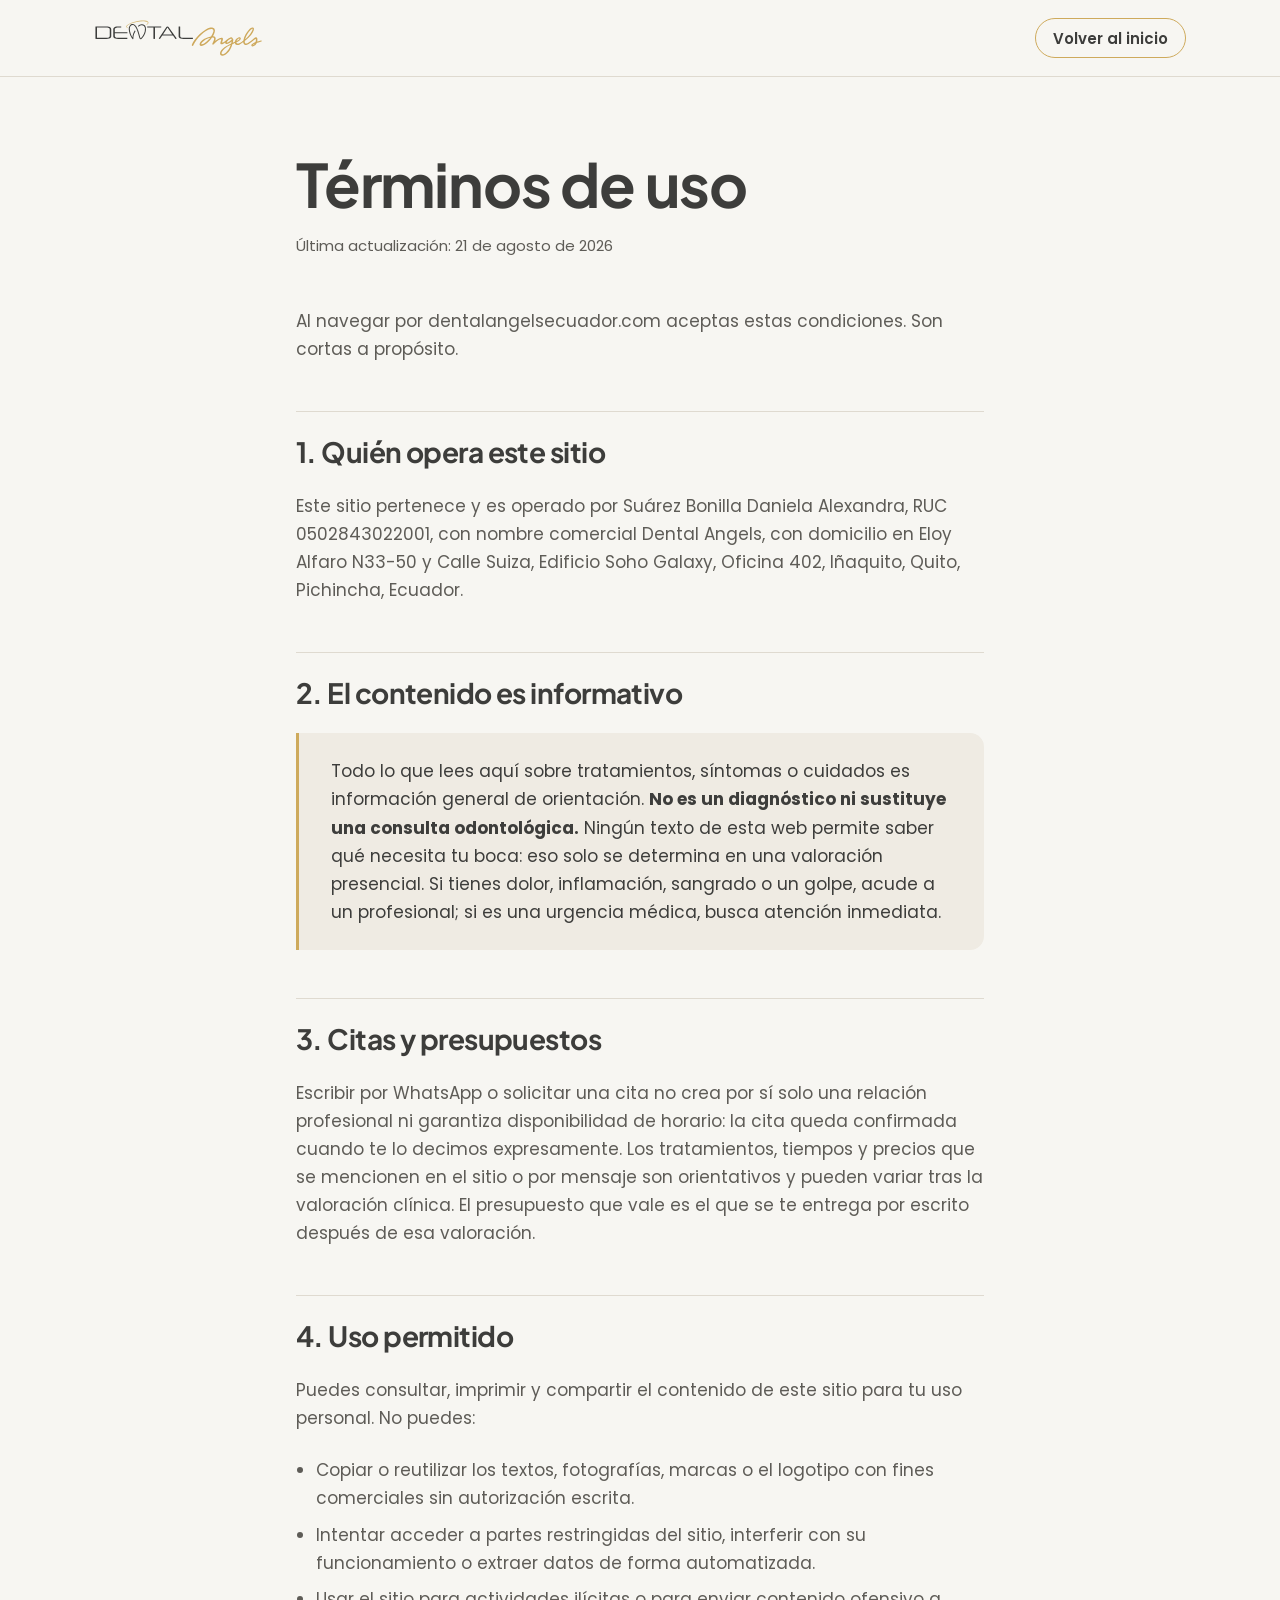
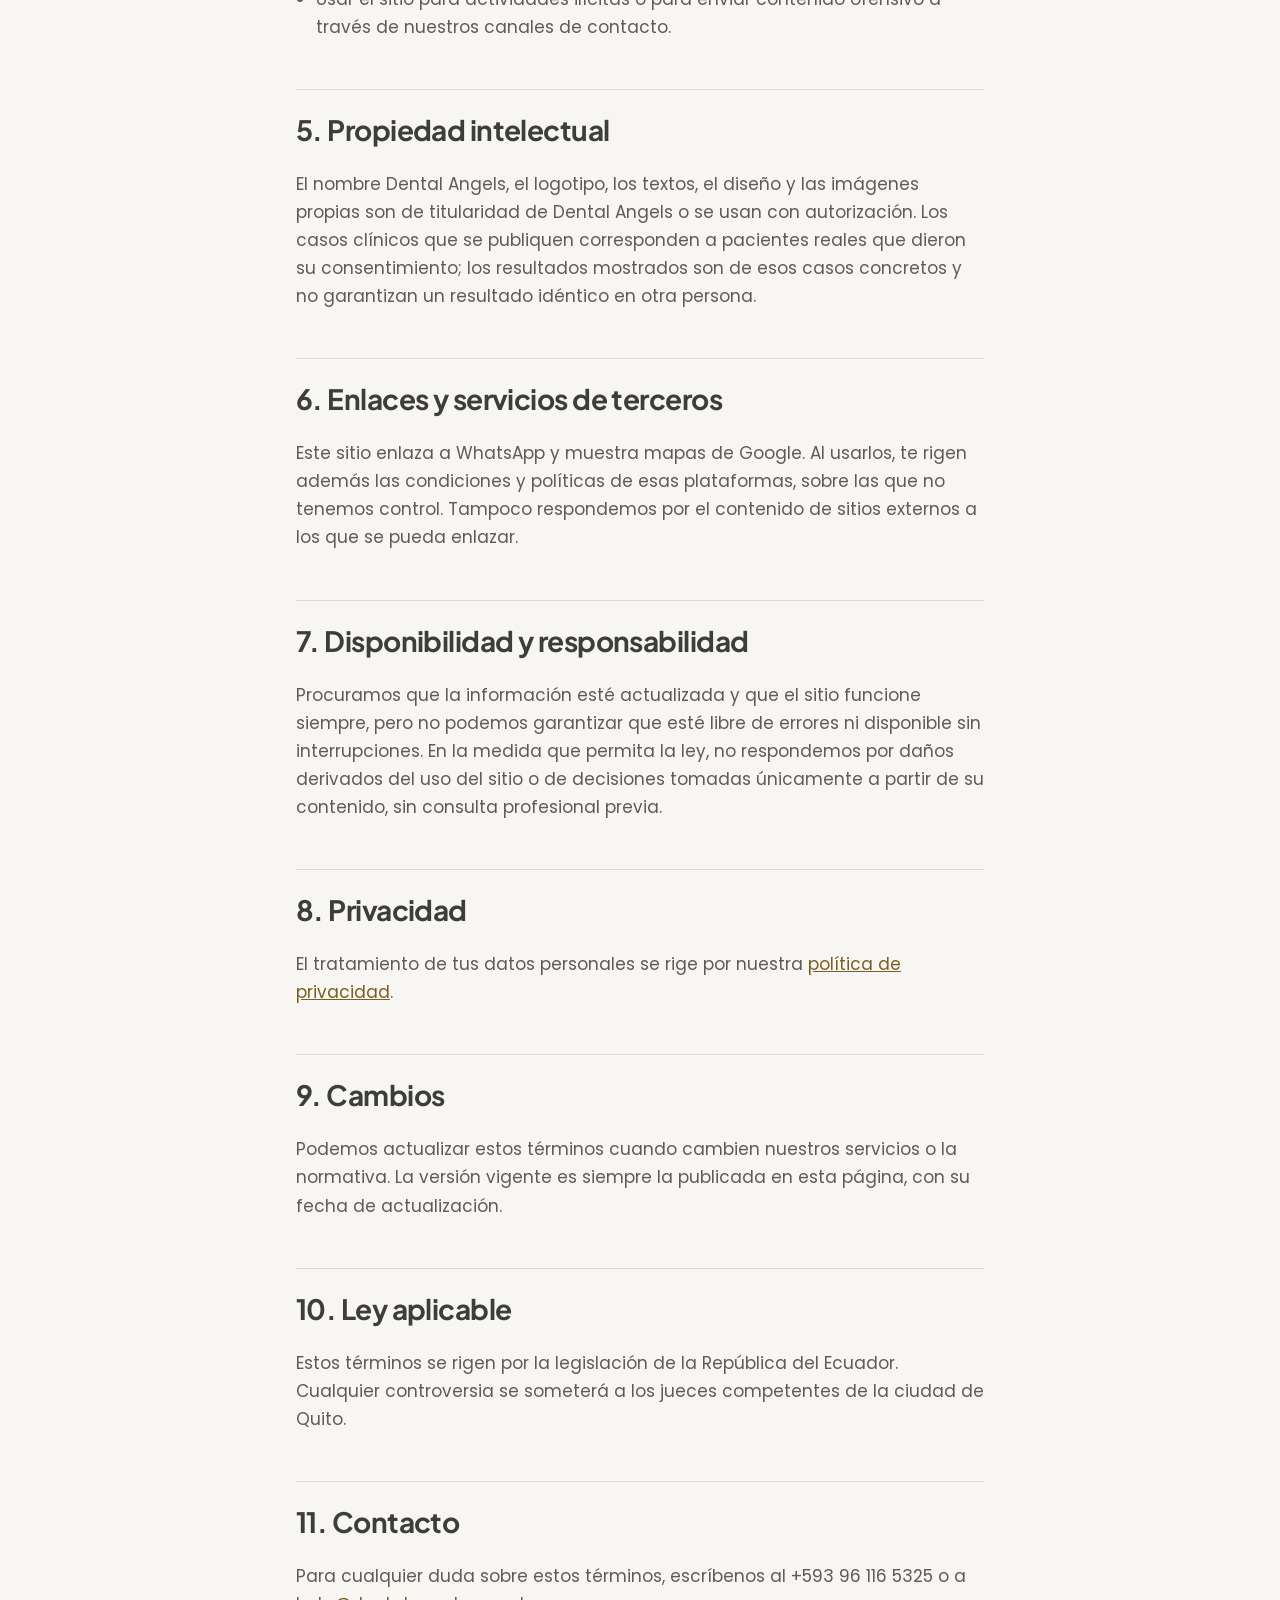
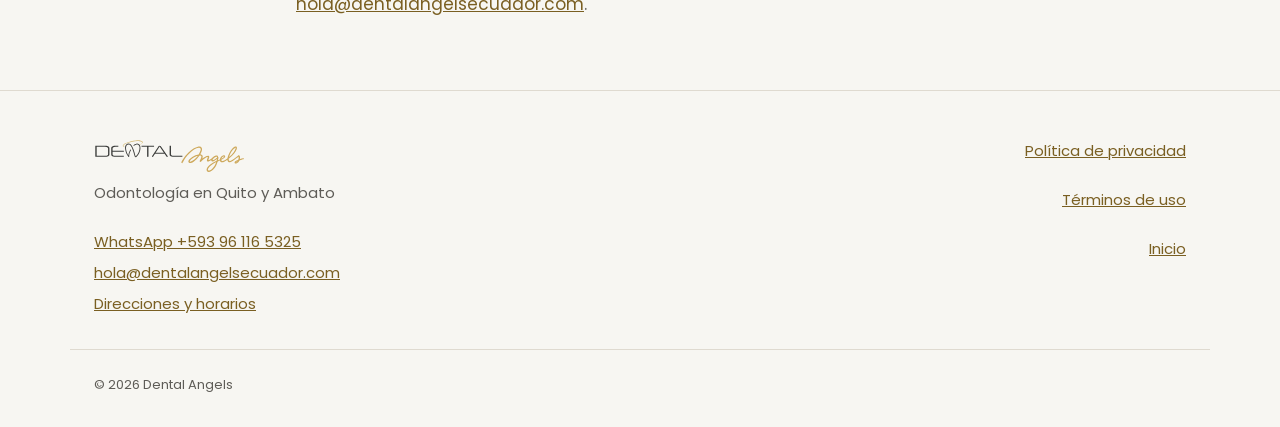
<file: terminos.html>
<!doctype html>
<html lang="es-EC">
<head>
<meta charset="utf-8">
<meta name="viewport" content="width=device-width, initial-scale=1">
<title>Términos de uso | Dental Angels</title>
<meta name="description" content="Condiciones de uso del sitio web de Dental Angels. El contenido es informativo y no sustituye una consulta odontológica.">
<link rel="canonical" href="https://dentalangelsecuador.com/terminos.html">
<meta name="robots" content="index, follow">
<meta name="theme-color" content="#F7F6F2">
<link rel="icon" href="assets/isotipo.svg" type="image/svg+xml">
<link rel="icon" href="assets/favicon.png" type="image/png" sizes="256x256">

<meta property="og:type" content="article">
<meta property="og:locale" content="es_EC">
<meta property="og:site_name" content="Dental Angels">
<meta property="og:url" content="https://dentalangelsecuador.com/terminos.html">
<meta property="og:title" content="Términos de uso | Dental Angels">
<meta property="og:description" content="Condiciones de uso del sitio web de Dental Angels.">
<meta property="og:image" content="https://dentalangelsecuador.com/assets/og-dental-angels-v2.jpg">
<meta name="twitter:card" content="summary_large_image">
<meta name="twitter:title" content="Términos de uso | Dental Angels">
<meta name="twitter:description" content="Condiciones de uso del sitio web de Dental Angels.">
<meta name="twitter:image" content="https://dentalangelsecuador.com/assets/og-dental-angels-v2.jpg">

<link rel="preconnect" href="https://fonts.googleapis.com">
<link rel="preconnect" href="https://fonts.gstatic.com" crossorigin>
<link rel="stylesheet" href="https://fonts.googleapis.com/css2?family=Plus+Jakarta+Sans:wght@500;600;700&family=Poppins:wght@400;500;600&display=swap">
<link rel="stylesheet" href="styles.css">

<!-- Google tag (gtag.js) — GA4 "Dental Angels Web" -->
<script async src="https://www.googletagmanager.com/gtag/js?id=G-7F4C3ZXB7G"></script>
<script>
  window.dataLayer = window.dataLayer || [];
  function gtag(){dataLayer.push(arguments);}
  gtag('js', new Date());
  gtag('config', 'G-7F4C3ZXB7G');
</script>

<!-- Meta Pixel -->
<script>
!function(f,b,e,v,n,t,s)
{if(f.fbq)return;n=f.fbq=function(){n.callMethod?
n.callMethod.apply(n,arguments):n.queue.push(arguments)};
if(!f._fbq)f._fbq=n;n.push=n;n.loaded=!0;n.version='2.0';
n.queue=[];t=b.createElement(e);t.async=!0;
t.src=v;s=b.getElementsByTagName(e)[0];
s.parentNode.insertBefore(t,s)}(window,document,'script',
'https://connect.facebook.net/en_US/fbevents.js');
fbq('init', '3500083903485483');
fbq('track', 'PageView');
</script>
<noscript><img height="1" width="1" style="display:none"
src="https://www.facebook.com/tr?id=3500083903485483&amp;ev=PageView&amp;noscript=1" alt=""></noscript>
</head>
<body>

<a class="skip-link" href="#contenido">Saltar al contenido</a>

<header class="site-header">
  <div class="wrap header-inner">
    <a class="brand" href="index.html" aria-label="Dental Angels, inicio">
      <img src="assets/logo.svg" alt="Dental Angels" width="586" height="132" class="brand-logo">
    </a>
    <a class="btn btn-ghost btn-header" href="index.html">Volver al inicio</a>
  </div>
</header>

<main id="contenido" class="legal">
  <div class="wrap legal-inner">

    <h1>Términos de uso</h1>
    <!-- TODO: actualizar esta fecha cada vez que se modifique el texto -->
    <p class="actualizado">Última actualización: 21 de agosto de 2026</p>

    <p>
      Al navegar por dentalangelsecuador.com aceptas estas condiciones. Son cortas a propósito.
    </p>

    <h2>1. Quién opera este sitio</h2>
    <p>
      Este sitio pertenece y es operado por Suárez Bonilla Daniela Alexandra, RUC 0502843022001,
      con nombre comercial Dental Angels, con domicilio en Eloy Alfaro N33-50 y Calle Suiza,
      Edificio Soho Galaxy, Oficina 402, Iñaquito, Quito, Pichincha, Ecuador.
    </p>

    <h2>2. El contenido es informativo</h2>
    <p class="destacado">
      Todo lo que lees aquí sobre tratamientos, síntomas o cuidados es información general de
      orientación. <strong>No es un diagnóstico ni sustituye una consulta odontológica.</strong>
      Ningún texto de esta web permite saber qué necesita tu boca: eso solo se determina en una
      valoración presencial. Si tienes dolor, inflamación, sangrado o un golpe, acude a un
      profesional; si es una urgencia médica, busca atención inmediata.
    </p>

    <h2>3. Citas y presupuestos</h2>
    <p>
      Escribir por WhatsApp o solicitar una cita no crea por sí solo una relación profesional ni
      garantiza disponibilidad de horario: la cita queda confirmada cuando te lo decimos
      expresamente. Los tratamientos, tiempos y precios que se mencionen en el sitio o por
      mensaje son orientativos y pueden variar tras la valoración clínica. El presupuesto que
      vale es el que se te entrega por escrito después de esa valoración.
    </p>

    <h2>4. Uso permitido</h2>
    <p>Puedes consultar, imprimir y compartir el contenido de este sitio para tu uso personal. No puedes:</p>
    <ul>
      <li>Copiar o reutilizar los textos, fotografías, marcas o el logotipo con fines comerciales sin autorización escrita.</li>
      <li>Intentar acceder a partes restringidas del sitio, interferir con su funcionamiento o extraer datos de forma automatizada.</li>
      <li>Usar el sitio para actividades ilícitas o para enviar contenido ofensivo a través de nuestros canales de contacto.</li>
    </ul>

    <h2>5. Propiedad intelectual</h2>
    <p>
      El nombre Dental Angels, el logotipo, los textos, el diseño y las imágenes propias son de
      titularidad de Dental Angels o se usan con autorización. Los casos clínicos que se publiquen
      corresponden a pacientes reales que dieron su consentimiento; los resultados mostrados son
      de esos casos concretos y no garantizan un resultado idéntico en otra persona.
    </p>

    <h2>6. Enlaces y servicios de terceros</h2>
    <p>
      Este sitio enlaza a WhatsApp y muestra mapas de Google. Al usarlos, te rigen además las
      condiciones y políticas de esas plataformas, sobre las que no tenemos control. Tampoco
      respondemos por el contenido de sitios externos a los que se pueda enlazar.
    </p>

    <h2>7. Disponibilidad y responsabilidad</h2>
    <p>
      Procuramos que la información esté actualizada y que el sitio funcione siempre, pero no
      podemos garantizar que esté libre de errores ni disponible sin interrupciones. En la medida
      que permita la ley, no respondemos por daños derivados del uso del sitio o de decisiones
      tomadas únicamente a partir de su contenido, sin consulta profesional previa.
    </p>

    <h2>8. Privacidad</h2>
    <p>
      El tratamiento de tus datos personales se rige por nuestra
      <a href="privacidad.html">política de privacidad</a>.
    </p>

    <h2>9. Cambios</h2>
    <p>
      Podemos actualizar estos términos cuando cambien nuestros servicios o la normativa. La
      versión vigente es siempre la publicada en esta página, con su fecha de actualización.
    </p>

    <h2>10. Ley aplicable</h2>
    <p>
      Estos términos se rigen por la legislación de la República del Ecuador. Cualquier
      controversia se someterá a los jueces competentes de la ciudad de Quito.
    </p>

    <h2>11. Contacto</h2>
    <p>
      Para cualquier duda sobre estos términos, escríbenos al +593 96 116 5325 o a
      <a href="mailto:hola@dentalangelsecuador.com">hola@dentalangelsecuador.com</a>.
    </p>

  </div>
</main>

<!-- FOOTER -->
<footer class="site-footer">
  <div class="wrap footer-inner">
    <div class="footer-brand">
      <img src="assets/logo.svg" alt="Dental Angels" width="586" height="132" class="footer-logo" loading="lazy" decoding="async">
      <p class="footer-slogan">Odontología en Quito y Ambato</p>
      <ul class="footer-contacto">
        <li><a href="https://wa.me/593961165325?text=Hola,%20quiero%20agendar%20una%20cita" target="_blank" rel="noopener">WhatsApp +593 96 116 5325</a></li>
        <li><a href="mailto:hola@dentalangelsecuador.com">hola@dentalangelsecuador.com</a></li>
        <li><a href="index.html#sedes">Direcciones y horarios</a></li>
      </ul>
    </div>
    <nav class="footer-nav" aria-label="Enlaces legales">
      <ul>
        <li><a href="privacidad.html">Política de privacidad</a></li>
        <li><a href="terminos.html">Términos de uso</a></li>
        <li><a href="index.html">Inicio</a></li>
      </ul>
    </nav>
  </div>
  <div class="wrap footer-copy">
    <p>&copy; 2026 Dental Angels</p>
  </div>
</footer>

</body>
</html>
</file>
<file: styles.css>
/* =============================================================
   DENTAL ANGELS · styles.css
   Escrito a mano. Sin build step, sin frameworks.
   Orden de secciones:
     1.  Tokens (colores, tipografía, espaciado)
     2.  Reset y base
     3.  Utilidades (wrap, sr-only, skip-link, eyebrow)
     4.  Botones
     5.  Header y navegación
     6.  Hero
     7.  Sección "miedo"
     8.  Servicios
     9.  Diseño de sonrisa
     10. Historia
     11. Sedes y mapas
     12. Empresas (B2B)
     13. FAQ (acordeón)
     14. Contacto
     15. Footer
     16. Botón flotante WhatsApp
     17. Páginas legales
     18. Media queries
     19. prefers-reduced-motion
   ============================================================= */

/* -------------------------------------------------------------
   1. TOKENS
   Paleta del rebranding (Brandbook oct-2026, Mava Studio): blanco hueso,
   arena, gris cálido, grafito y amarillo luz. Cero azul clínico.
   ------------------------------------------------------------- */
:root {
  /* Color */
  --c-bg:          #F7F6F2;  /* blanco hueso, fondo principal */
  --c-bg-warm:     #EFEBE3;  /* entre hueso y arena, secciones alternas */
  --c-bg-sand:     #E8E2D7;  /* arena, bloques destacados */
  --c-ink:         #3D3D3B;  /* grafito — texto principal (contraste 10:1 sobre hueso) */
  --c-ink-soft:    #5E5C57;  /* gris cálido oscurecido para texto secundario (5,2:1 sobre arena) */
  --c-grey:        #AAA8A2;  /* gris cálido de marca (solo bordes y adornos, no texto) */
  --c-gold:        #CEAA5C;  /* amarillo luz exacto (solo superficies, no para texto) */
  --c-gold-deep:   #7A5F22;  /* amarillo luz oscurecido: el de marca no llega a AA en texto */
  --c-gold-tint:   #E4D6B6;  /* bordes y separadores */
  --c-wa:          #1E7A4E;  /* verde WhatsApp oscurecido para contraste AA */
  --c-wa-hover:    #17603D;
  --c-line:        #DFDAD0;
  --c-todo-bg:     #FFF2C9;
  --c-todo-ink:    #6B4E00;

  /* Tipografía: Plus Jakarta Sans (principal, titulares) y Poppins (secundaria, cuerpo).
     Neuropol y la manuscrita son solo del logotipo: van dentro del SVG, no se cargan. */
  --f-display: "Plus Jakarta Sans", -apple-system, BlinkMacSystemFont, "Segoe UI", Roboto, "Helvetica Neue", Arial, sans-serif;
  --f-sans:    "Poppins", -apple-system, BlinkMacSystemFont, "Segoe UI", Roboto, "Helvetica Neue", Arial, sans-serif;

  /* Escala fluida */
  --t-xs:  0.8125rem;
  --t-sm:  0.9375rem;
  --t-base: 1.0625rem;
  --t-lg:  clamp(1.125rem, 0.4vw + 1.05rem, 1.3125rem);
  --t-h3:  clamp(1.1875rem, 0.6vw + 1.05rem, 1.4375rem);
  --t-h2:  clamp(1.75rem, 2.2vw + 1.15rem, 2.75rem);
  --t-h1:  clamp(2.125rem, 4.2vw + 1.1rem, 3.75rem);

  /* Espaciado */
  --s-1: 0.5rem;
  --s-2: 1rem;
  --s-3: 1.5rem;
  --s-4: 2rem;
  --s-5: 3rem;
  --s-6: 4.5rem;
  --s-7: 6.5rem;

  --radius: 14px;
  --radius-lg: 22px;
  --shadow-soft: 0 1px 2px rgba(61, 61, 59, .04), 0 10px 30px rgba(61, 61, 59, .06);
  --ease: cubic-bezier(.22, .61, .36, 1);
  --header-h: 68px;
}

/* -------------------------------------------------------------
   2. RESET Y BASE
   ------------------------------------------------------------- */
*, *::before, *::after { box-sizing: border-box; }

html {
  scroll-behavior: smooth;
  scroll-padding-top: calc(var(--header-h) + 12px);
  -webkit-text-size-adjust: 100%;
}

body {
  margin: 0;
  background: var(--c-bg);
  color: var(--c-ink);
  font-family: var(--f-sans);
  font-size: var(--t-base);
  line-height: 1.65;
  -webkit-font-smoothing: antialiased;
  text-rendering: optimizeLegibility;
  overflow-wrap: break-word;
}

img, svg { max-width: 100%; display: block; }

h1, h2, h3 {
  font-family: var(--f-display);
  font-weight: 700;
  line-height: 1.15;
  letter-spacing: -0.02em;
  margin: 0 0 var(--s-3);
  text-wrap: balance;
}

h1 { font-size: var(--t-h1); }
h2 { font-size: var(--t-h2); }
h3 { font-size: var(--t-h3); line-height: 1.25; font-weight: 600; }

p { margin: 0 0 var(--s-3); }
p:last-child { margin-bottom: 0; }

a { color: var(--c-gold-deep); }
a:hover { color: var(--c-ink); }

/* Foco visible en todo elemento interactivo */
a:focus-visible,
button:focus-visible,
summary:focus-visible {
  outline: 3px solid var(--c-gold-deep);
  outline-offset: 3px;
  border-radius: 6px;
}

/* -------------------------------------------------------------
   3. UTILIDADES
   ------------------------------------------------------------- */
.wrap {
  width: 100%;
  max-width: 1140px;
  margin-inline: auto;
  padding-inline: var(--s-3);
}
.wrap-narrow { max-width: 780px; }

.sr-only {
  position: absolute; width: 1px; height: 1px;
  padding: 0; margin: -1px; overflow: hidden;
  clip: rect(0 0 0 0); white-space: nowrap; border: 0;
}

.skip-link {
  position: absolute; left: var(--s-2); top: -100px;
  z-index: 200;
  background: var(--c-ink); color: #fff;
  padding: .7rem 1.1rem; border-radius: 0 0 10px 10px;
  text-decoration: none; font-weight: 600;
  transition: top .2s var(--ease);
}
.skip-link:focus { top: 0; color: #fff; }

.eyebrow {
  font-size: var(--t-xs);
  letter-spacing: .14em;
  text-transform: uppercase;
  font-weight: 600;
  color: var(--c-gold-deep);
  margin: 0 0 var(--s-2);
}

.section-head { max-width: 46rem; margin-bottom: var(--s-5); }
.section-lead { font-size: var(--t-lg); color: var(--c-ink-soft); }

.center { text-align: center; }

/* Marca visible de dato pendiente. Se elimina al completar el dato. */
.todo-inline {
  background: var(--c-todo-bg);
  color: var(--c-todo-ink);
  padding: .1em .45em;
  border-radius: 5px;
  font-weight: 600;
  font-size: .92em;
}

/* Ritmo vertical de las secciones */
main > section { padding-block: var(--s-6); }

/* -------------------------------------------------------------
   4. BOTONES
   ------------------------------------------------------------- */
.btn {
  display: inline-flex;
  align-items: center;
  justify-content: center;
  gap: .55rem;
  font-family: var(--f-sans);
  font-weight: 600;
  font-size: var(--t-sm);
  line-height: 1;
  padding: .85rem 1.35rem;
  border-radius: 999px;
  border: 1.5px solid transparent;
  text-decoration: none;
  cursor: pointer;
  transition: background-color .25s var(--ease), color .25s var(--ease),
              border-color .25s var(--ease), transform .25s var(--ease);
}
.btn-lg { padding: 1.05rem 1.9rem; font-size: var(--t-base); }

.btn-wa { background: var(--c-wa); color: #fff; }
.btn-wa:hover { background: var(--c-wa-hover); color: #fff; transform: translateY(-1px); }

.btn-ghost { background: transparent; color: var(--c-ink); border-color: var(--c-gold); }
.btn-ghost:hover { background: var(--c-bg-sand); color: var(--c-ink); }

.btn-dark { background: var(--c-ink); color: #fff; }
.btn-dark:hover { background: #2B2B29; color: #fff; transform: translateY(-1px); }

.btn .ico { width: 18px; height: 18px; fill: currentColor; flex: none; }

/* -------------------------------------------------------------
   5. HEADER Y NAVEGACIÓN
   ------------------------------------------------------------- */
.site-header {
  position: sticky;
  top: 0;
  z-index: 100;
  background: rgba(247, 246, 242, .92);
  backdrop-filter: saturate(140%) blur(8px);
  border-bottom: 1px solid var(--c-line);
}

.header-inner {
  display: flex;
  align-items: center;
  gap: var(--s-2);
  min-height: var(--header-h);
}

.brand { display: inline-flex; flex: none; margin-right: auto; }
.brand-logo { height: 38px; width: auto; }

.nav-toggle {
  display: inline-flex;
  align-items: center;
  justify-content: center;
  width: 44px; height: 44px;
  background: transparent;
  border: 1px solid var(--c-line);
  border-radius: 10px;
  cursor: pointer;
  order: 3;
}
.nav-toggle-bars { display: grid; gap: 4px; }
.nav-toggle-bars span {
  display: block; width: 20px; height: 2px;
  background: var(--c-ink); border-radius: 2px;
  transition: transform .25s var(--ease), opacity .2s var(--ease);
}
.nav-toggle[aria-expanded="true"] .nav-toggle-bars span:nth-child(1) { transform: translateY(6px) rotate(45deg); }
.nav-toggle[aria-expanded="true"] .nav-toggle-bars span:nth-child(2) { opacity: 0; }
.nav-toggle[aria-expanded="true"] .nav-toggle-bars span:nth-child(3) { transform: translateY(-6px) rotate(-45deg); }

/* Móvil: menú desplegable */
.nav {
  order: 4;
  flex-basis: 100%;
  display: none;
}
.nav.is-open { display: block; }

.nav-list {
  list-style: none;
  margin: 0;
  padding: var(--s-2) 0 var(--s-3);
  display: grid;
  gap: .15rem;
  border-top: 1px solid var(--c-line);
}
.nav-list a {
  display: block;
  padding: .7rem .25rem;
  color: var(--c-ink);
  text-decoration: none;
  font-weight: 500;
  font-size: var(--t-sm);
  border-radius: 8px;
}
.nav-list a:hover { color: var(--c-gold-deep); }

.btn-header { order: 2; padding: .7rem 1.05rem; }

/* -------------------------------------------------------------
   6. HERO
   ------------------------------------------------------------- */
.hero {
  background:
    radial-gradient(120% 90% at 85% -10%, var(--c-bg-sand) 0%, rgba(232,226,215,0) 62%),
    var(--c-bg);
  padding-block: var(--s-6) var(--s-6);
  border-bottom: 1px solid var(--c-line);
}
.hero-inner { max-width: 46rem; }
.hero h1 { margin-bottom: var(--s-3); }
.hero-lead { font-size: var(--t-lg); color: var(--c-ink-soft); max-width: 38rem; }

.hero-ctas {
  display: flex;
  flex-wrap: wrap;
  gap: var(--s-2);
  margin-top: var(--s-4);
}

.hero-marks {
  list-style: none;
  margin: var(--s-5) 0 0;
  padding: 0;
  display: grid;
  gap: .55rem;
  font-size: var(--t-sm);
  color: var(--c-ink-soft);
}
.hero-marks li { padding-left: 1.4rem; position: relative; }
.hero-marks li::before {
  content: "";
  position: absolute; left: 0; top: .55em;
  width: 8px; height: 8px; border-radius: 50%;
  background: var(--c-gold);
}

/* -------------------------------------------------------------
   7. SECCIÓN "¿TE DA MIEDO EL DENTISTA?"
   La más importante del sitio: se le da fondo propio y más aire.
   ------------------------------------------------------------- */
.miedo {
  background: var(--c-bg-warm);
  padding-block: var(--s-7) !important;
}

.miedo-grid {
  display: grid;
  gap: var(--s-3);
  grid-template-columns: 1fr;
}

.miedo-card {
  background: var(--c-bg);
  border: 1px solid var(--c-gold-tint);
  border-radius: var(--radius-lg);
  padding: var(--s-4);
}
.miedo-card h3 { color: var(--c-ink); margin-bottom: var(--s-2); }
.miedo-card p { color: var(--c-ink-soft); font-size: var(--t-sm); margin: 0; }

.miedo-cierre {
  margin: var(--s-5) auto var(--s-3);
  max-width: 38rem;
  text-align: center;
  font-size: var(--t-lg);
  color: var(--c-ink);
}

/* -------------------------------------------------------------
   8. SERVICIOS
   ------------------------------------------------------------- */
.serv-grid {
  list-style: none;
  margin: 0;
  padding: 0;
  display: grid;
  gap: var(--s-3);
  grid-template-columns: 1fr;
}

.serv-card {
  padding: var(--s-4) 0;
  border-top: 1px solid var(--c-line);
}
.serv-card h3 { margin-bottom: .5rem; }
.serv-card p { color: var(--c-ink-soft); font-size: var(--t-sm); margin: 0; }

.serv-nota {
  margin-top: var(--s-5);
  padding: var(--s-3) var(--s-4);
  background: var(--c-bg-warm);
  border-left: 3px solid var(--c-gold);
  border-radius: 0 var(--radius) var(--radius) 0;
  color: var(--c-ink-soft);
  font-size: var(--t-sm);
}

/* -------------------------------------------------------------
   9. DISEÑO DE SONRISA (bloque destacado)
   ------------------------------------------------------------- */
.sonrisa {
  background: var(--c-bg-sand);
  padding-block: var(--s-7) !important;
}
.sonrisa-inner {
  display: grid;
  gap: var(--s-5);
  align-items: center;
}
.sonrisa-texto p { color: var(--c-ink-soft); }
.sonrisa-lista {
  list-style: none;
  margin: var(--s-3) 0 var(--s-4);
  padding: 0;
  display: grid;
  gap: .5rem;
  font-size: var(--t-sm);
}
.sonrisa-lista li { padding-left: 1.6rem; position: relative; }
.sonrisa-lista li::before {
  content: "";
  position: absolute; left: 0; top: .45em;
  width: 10px; height: 10px;
  border-left: 2px solid var(--c-gold-deep);
  border-bottom: 2px solid var(--c-gold-deep);
  transform: rotate(-45deg);
}

/* -------------------------------------------------------------
   10. HISTORIA
   ------------------------------------------------------------- */
.historia-inner {
  display: grid;
  gap: var(--s-5);
  align-items: center;
}
.historia-texto p { color: var(--c-ink-soft); }
.historia-cita {
  font-family: var(--f-display);
  font-size: var(--t-lg);
  font-weight: 500;
  color: var(--c-ink) !important;
  border-left: 3px solid var(--c-gold);
  padding-left: var(--s-3);
  margin-top: var(--s-4);
}

/* Fotografías reales */
.foto {
  width: 100%;
  height: auto;
  border-radius: var(--radius-lg);
  box-shadow: var(--shadow-soft);
}
/* Retratos verticales: recorte uniforme con encuadre alto para no cortar la cara.
   Sin uso ahora mismo; queda listo para cuando entren fotos en vertical. */
.foto-retrato {
  aspect-ratio: 3 / 4;
  object-fit: cover;
  object-position: center 22%;
}

/* Placeholder de imagen — queda disponible para las fotos que aún faltan */
.media-placeholder {
  aspect-ratio: 4 / 3;
  display: grid;
  place-items: center;
  text-align: center;
  background: repeating-linear-gradient(
    45deg, #EFEBE3, #EFEBE3 12px, #E8E2D7 12px, #E8E2D7 24px);
  border: 1px dashed var(--c-gold);
  border-radius: var(--radius-lg);
  color: var(--c-todo-ink);
  font-size: var(--t-xs);
  font-weight: 600;
  letter-spacing: .08em;
  line-height: 1.7;
}

/* -------------------------------------------------------------
   11. SEDES Y MAPAS
   ------------------------------------------------------------- */
.sedes { background: var(--c-bg-warm); }

.sedes-grid {
  display: grid;
  gap: var(--s-4);
  grid-template-columns: 1fr;
}

.sede-card {
  background: var(--c-bg);
  border: 1px solid var(--c-gold-tint);
  border-radius: var(--radius-lg);
  padding: var(--s-4);
  display: flex;
  flex-direction: column;
  gap: var(--s-3);
}
.sede-card h3 { margin: 0; }
.sede-dir { margin: 0; color: var(--c-ink-soft); font-size: var(--t-sm); line-height: 1.7; }
.sede-horario { margin: 0; font-size: var(--t-sm); color: var(--c-ink-soft); }
.sede-card .btn { align-self: flex-start; }

.mapa { border-radius: var(--radius); overflow: hidden; }
.mapa-frame {
  display: block;
  width: 100%;
  height: 220px;
  border: 0;
}
@media (min-width: 600px) { .mapa-frame { height: 260px; } }
.mapa-placeholder { aspect-ratio: 16 / 10; border-radius: var(--radius); }

/* Enlace "Abrir en Google Maps" bajo cada mapa */
.sede-link { margin: 0; font-size: var(--t-sm); }

/* -------------------------------------------------------------
   12. EMPRESAS (B2B)
   ------------------------------------------------------------- */
.empresas {
  background: var(--c-ink);
  color: var(--c-bg);
}
.empresas-inner { max-width: 46rem; }
.empresas .eyebrow { color: var(--c-gold); }  /* 4,9:1 sobre grafito */
.empresas h2 { color: var(--c-bg); }
.empresas p { color: #D2CFC8; }
.empresas .btn-dark {
  background: var(--c-bg);
  color: var(--c-ink);
  margin-top: var(--s-2);
}
.empresas .btn-dark:hover { background: var(--c-bg-sand); color: var(--c-ink); }
.empresas-mail { margin-top: var(--s-3); font-size: var(--t-sm); }
.empresas-mail a { color: var(--c-gold); }
.empresas-mail a:hover { color: var(--c-bg); }
.empresas a:focus-visible { outline-color: var(--c-gold); }

/* -------------------------------------------------------------
   13. FAQ (acordeón nativo con <details>)
   ------------------------------------------------------------- */
.acordeon { border-top: 1px solid var(--c-line); }

.faq-item { border-bottom: 1px solid var(--c-line); }

.faq-item summary {
  list-style: none;
  cursor: pointer;
  padding: 1.15rem 2.5rem 1.15rem 0;
  position: relative;
  font-family: var(--f-display);
  font-size: var(--t-h3);
  font-weight: 600;
  line-height: 1.35;
  color: var(--c-ink);
  transition: color .2s var(--ease);
}
.faq-item summary::-webkit-details-marker { display: none; }
.faq-item summary:hover { color: var(--c-gold-deep); }

/* Signo + que rota a × al abrir */
.faq-item summary::after {
  content: "";
  position: absolute;
  right: .35rem;
  top: 1.65rem;
  width: 14px; height: 14px;
  background:
    linear-gradient(var(--c-gold-deep), var(--c-gold-deep)) center/14px 2px no-repeat,
    linear-gradient(var(--c-gold-deep), var(--c-gold-deep)) center/2px 14px no-repeat;
  transition: transform .3s var(--ease);
}
.faq-item[open] summary::after { transform: rotate(135deg); }

.faq-body {
  padding: 0 2.5rem 1.35rem 0;
  color: var(--c-ink-soft);
  font-size: var(--t-sm);
}
.faq-item[open] .faq-body { animation: faq-in .28s var(--ease) both; }

@keyframes faq-in {
  from { opacity: 0; transform: translateY(-4px); }
  to   { opacity: 1; transform: none; }
}

/* -------------------------------------------------------------
   14. CONTACTO
   ------------------------------------------------------------- */
.contacto { background: var(--c-bg-sand); text-align: center; }
.contacto-inner { max-width: 40rem; }
.contacto p { color: var(--c-ink-soft); }
.contacto-datos {
  margin-top: var(--s-4);
  font-size: var(--t-sm);
  display: flex;
  flex-wrap: wrap;
  gap: .5rem;
  justify-content: center;
}

/* -------------------------------------------------------------
   15. FOOTER
   ------------------------------------------------------------- */
.site-footer {
  background: var(--c-bg);
  border-top: 1px solid var(--c-line);
  padding-block: var(--s-5) var(--s-4);
}
.footer-inner {
  display: grid;
  gap: var(--s-4);
}
.footer-logo { height: 34px; width: auto; }
.footer-slogan {
  margin: var(--s-1) 0 var(--s-3);
  font-size: var(--t-sm);
  color: var(--c-ink-soft);
}
.footer-contacto {
  list-style: none;
  margin: 0; padding: 0;
  display: grid;
  gap: .4rem;
  font-size: var(--t-sm);
}
.footer-nav ul {
  list-style: none;
  margin: 0; padding: 0;
  display: grid;
  gap: .5rem;
  font-size: var(--t-sm);
}
.footer-copy {
  margin-top: var(--s-4);
  padding-top: var(--s-3);
  padding-bottom: 60px; /* hueco para el botón flotante de WhatsApp */
  border-top: 1px solid var(--c-line);
  display: flex;
  flex-wrap: wrap;
  justify-content: center;
  gap: .25rem var(--s-3);
  text-align: center;
  font-size: var(--t-xs);
  color: var(--c-ink-soft);
}
.footer-copy p { margin: 0; }
.footer-copy a { color: var(--c-ink-soft); }
.footer-copy a:hover { color: var(--c-gold-deep); }

/* -------------------------------------------------------------
   16. BOTÓN FLOTANTE WHATSAPP
   ------------------------------------------------------------- */
.wa-float {
  position: fixed;
  right: 16px;
  bottom: 16px;
  z-index: 90;
  width: 56px; height: 56px;
  border-radius: 50%;
  background: var(--c-wa);
  display: grid;
  place-items: center;
  box-shadow: 0 6px 22px rgba(30, 122, 78, .35);
  transition: transform .25s var(--ease), background-color .25s var(--ease);
}
.wa-float svg { width: 28px; height: 28px; fill: #fff; }
.wa-float:hover { background: var(--c-wa-hover); transform: translateY(-2px); }

/* -------------------------------------------------------------
   17. PÁGINAS LEGALES (privacidad.html, terminos.html)
   ------------------------------------------------------------- */
.legal { padding-block: var(--s-6); }
.legal-inner { max-width: 46rem; }
.legal h1 { margin-bottom: var(--s-2); }
.legal .actualizado {
  font-size: var(--t-sm);
  color: var(--c-ink-soft);
  margin-bottom: var(--s-5);
}
.legal h2 {
  font-size: clamp(1.375rem, 1.2vw + 1.1rem, 1.75rem);
  margin-top: var(--s-5);
  padding-top: var(--s-3);
  border-top: 1px solid var(--c-line);
}
.legal h3 { font-size: var(--t-h3); margin-top: var(--s-4); }
.legal p, .legal li { color: var(--c-ink-soft); }
.legal ul { padding-left: 1.25rem; margin: 0 0 var(--s-3); }
.legal li { margin-bottom: .5rem; }
.legal .destacado {
  background: var(--c-bg-warm);
  border-left: 3px solid var(--c-gold);
  border-radius: 0 var(--radius) var(--radius) 0;
  padding: var(--s-3) var(--s-4);
  color: var(--c-ink);
}

/* -------------------------------------------------------------
   18. MEDIA QUERIES
   Mobile-first. Este primer bloque es la excepción: son ajustes
   hacia abajo para móviles estrechos (iPhone SE, Android de 360px),
   donde el header no cabe en una sola fila.
   ------------------------------------------------------------- */

/* --- Móvil muy estrecho: hasta 400px --- */
@media (max-width: 400px) {
  .wrap { padding-inline: var(--s-2); }

  /* El logo baja de tamaño para dejar sitio al botón y al menú */
  .brand-logo { height: 34px; }

  .header-inner { gap: .5rem; }

  /* Titulares y botones grandes, un punto más contenidos */
  .btn-lg { padding: .95rem 1.35rem; }
  .hero-ctas .btn-lg { width: 100%; }
}

/* --- Hasta 899px: un solo botón de WhatsApp, el flotante --- */
/* Tener el del header y el flotante a la vez duplica el CTA y compite
   por el pulgar. En móvil gana el flotante (esquina inferior derecha);
   a partir de 900px se invierte: manda el del header. */
@media (max-width: 899px) {
  .btn-header { display: none; }
}

/* --- Ajustes generales de móvil --- */
@media (max-width: 599px) {
  /* Evita que un CTA largo fuerce scroll horizontal */
  .btn { max-width: 100%; }
  .miedo, .sonrisa { padding-block: var(--s-6) !important; }
  .contacto-datos { flex-direction: column; gap: .35rem; }
  .contacto-datos span[aria-hidden] { display: none; }
}

/* --- De tablet en adelante --- */
@media (min-width: 600px) {
  .miedo-grid { grid-template-columns: repeat(2, 1fr); }
  .serv-grid  { grid-template-columns: repeat(2, 1fr); column-gap: var(--s-5); }
  .hero-marks { grid-template-columns: repeat(2, auto); justify-content: start; column-gap: var(--s-4); }
  .footer-nav ul { grid-auto-flow: column; justify-content: start; gap: var(--s-3); }
}

@media (min-width: 900px) {
  :root { --header-h: 76px; }

  /* Navegación horizontal: se oculta el botón hamburguesa */
  .nav-toggle { display: none; }
  .nav {
    display: block;
    order: 2;
    flex-basis: auto;
    margin-inline: auto var(--s-3);
  }
  .nav-list {
    grid-auto-flow: column;
    gap: var(--s-3);
    padding: 0;
    border-top: 0;
  }
  .nav-list a { padding: .35rem 0; font-size: var(--t-xs); white-space: nowrap; }
  .btn-header { order: 3; }

  .miedo-grid { grid-template-columns: repeat(3, 1fr); }
  .serv-grid  { grid-template-columns: repeat(3, 1fr); }
  .sedes-grid { grid-template-columns: repeat(2, 1fr); }

  .sonrisa-inner,
  .historia-inner { grid-template-columns: 1.05fr .95fr; gap: var(--s-6); }
  /* La foto de la historia va a la izquierda en escritorio */
  .historia-media { order: 1; }
  .historia-texto { order: 2; }

  .footer-inner { grid-template-columns: 1fr auto; align-items: start; }
  .footer-nav ul { grid-auto-flow: row; justify-items: end; }

  .wa-float { display: none; }         /* En escritorio manda el botón del header */
  .footer-copy { padding-bottom: 0; justify-content: space-between; }  /* Ya no hay flotante que esquivar */
}

/* Entre 900 y 1149px Poppins y el logo horizontal no caben con el aire completo:
   se aprieta el menú para que ningún enlace se parta en dos líneas. */
@media (min-width: 900px) and (max-width: 1149px) {
  .nav { margin-inline: auto var(--s-2); }
  .nav-list { gap: .9rem; }
  .nav-list a { font-size: .75rem; }
  .btn-header { padding: .7rem .9rem; }
}

/* -------------------------------------------------------------
   19. PREFERS-REDUCED-MOTION
   ------------------------------------------------------------- */
@media (prefers-reduced-motion: reduce) {
  html { scroll-behavior: auto; }
  *, *::before, *::after {
    animation-duration: .001ms !important;
    animation-iteration-count: 1 !important;
    transition-duration: .001ms !important;
    scroll-behavior: auto !important;
  }
}
</file>
